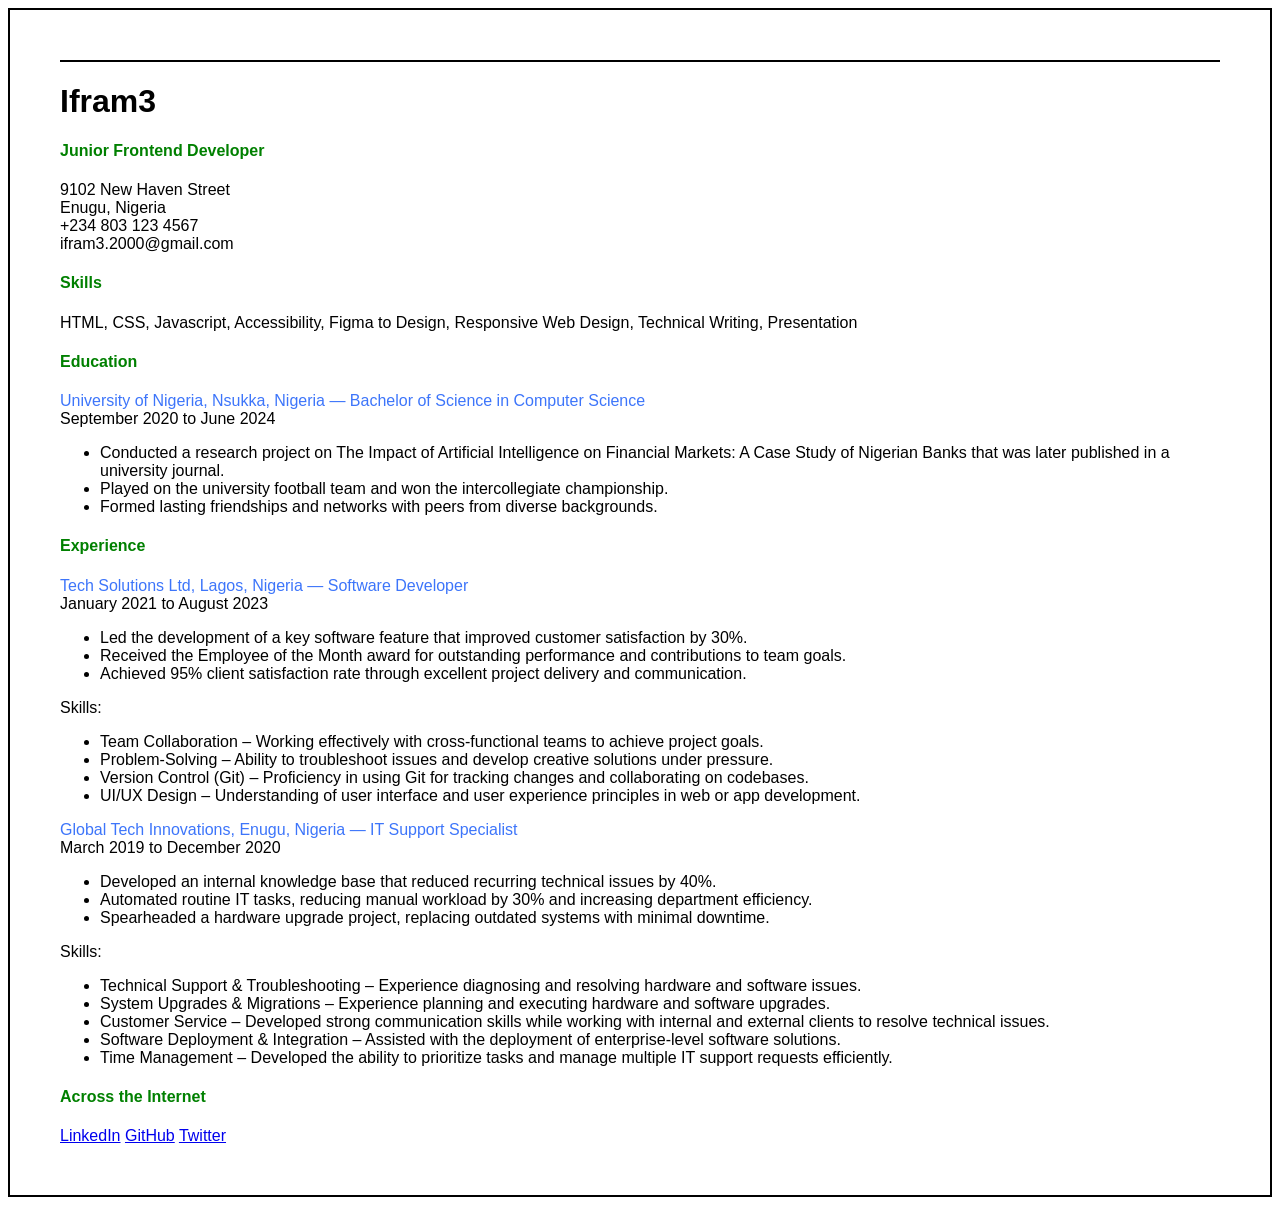
<file: Single Page CV/index.html>
<!DOCTYPE html>
<html lang="en">
<head>
    <meta charset="UTF-8">
    <meta name="viewport" content="width=device-width, initial-scale=1.0">

    <title>Ifram3 - Professional CV</title>

    <meta name="description" content=" This is a professional CV of Ifram3, a Junior Frontend Developer with expertise in HTML, CSS, Javascript, Accessibility, Figma to Design, Responsive Web Design, Technical Writing, Presentation.">
    <meta name="keywords" content="Ifram3, Junior Frontend Developer, IT industry, HTML, CSS, Javascript, Accessibility, Figma to Design, Responsive Web Design, Technical Writing, Presentation, Tech Solutions Ltd, Lagos, Nigeria — Software Developer, Global Tech Innovations, Enugu, Nigeria — IT Support Specialist, Enugu, Nigeria, +234 803 123 4567, ifram3.2000@gmail.com">
    <meta name="author" content="Ifram3">
    <meta name="robots" content="index, follow">

    <meta property="og:title" content="Ifram3 - Professional CV">
    <meta property="og:description" content="Explore the professional CV of Ifram3, a highly skilled Junior Frontend Developer.">
    <meta property="og:url" content="https://ifram3.github.io/Single-Page-CV/">
    <meta property="og:image" content="images/Ifram3.jpg">
    <meta property="og:type" content="website">

    <link rel="icon" type="image/x-icon" href="images/Ifram3.jpg">

</head>
<style>
    body {
        border: 0.125em solid black;
        font-size: 100%;
    }

    div {
        border-top: 0.125em solid #000000;
        margin: 50px;
        font-family: Arial, Helvetica, sans-serif;
    }

    h4 {
        color: #008000;
    }

</style>

<body>
    
    <div>
        <header>
            <h1>Ifram3</h1>
        </header>

        <main>
            <h4>Junior Frontend Developer</h4>

            <p>
                9102 New Haven Street<br />
                Enugu, Nigeria<br />
                +234 803 123 4567<br />
                ifram3.2000@gmail.com
            </p>

            <h4>Skills</h4>

            <p>
                HTML, CSS, Javascript, Accessibility, Figma to Design, Responsive Web Design, Technical Writing, Presentation
            </p>

            <h4>Education</h4>

            <p>
                <span style="color:#014bf8c3">
                    University of Nigeria, Nsukka, Nigeria — Bachelor of Science in Computer Science
                </span><br />
                September 2020 to June 2024
            </p>

            <ul>
                <li>Conducted a research project on The Impact of Artificial Intelligence on Financial Markets: A Case Study of Nigerian Banks that was later published in a university journal.</li>
                <li>Played on the university football team and won the intercollegiate championship.</li>
                <li>Formed lasting friendships and networks with peers from diverse backgrounds.</li>
            </ul>

            <h4>Experience</h4>

            <p>
                <span style="color:#014bf8c3">
                    Tech Solutions Ltd, Lagos, Nigeria — Software Developer
                </span><br />
                January 2021 to August 2023
            </p>

            <ul>
                <li>Led the development of a key software feature that improved customer satisfaction by 30%.</li>
                <li>Received the Employee of the Month award for outstanding performance and contributions to team goals.</li>
                <li>Achieved 95% client satisfaction rate through excellent project delivery and communication.</li>
            </ul>

            <p>Skills:</p>  

            <ul>
                <li>Team Collaboration – Working effectively with cross-functional teams to achieve project goals.</li>
                <li>Problem-Solving – Ability to troubleshoot issues and develop creative solutions under pressure.</li>
                <li>Version Control (Git) – Proficiency in using Git for tracking changes and collaborating on codebases.</li>
                <li>UI/UX Design – Understanding of user interface and user experience principles in web or app development.</li>
            </ul>

            <p>
                <span style="color:#014bf8c3">
                    Global Tech Innovations, Enugu, Nigeria — IT Support Specialist 
                </span><br />
                March 2019 to December 2020
            </p>

            <ul>
                <li>Developed an internal knowledge base that reduced recurring technical issues by 40%.</li>
                <li>Automated routine IT tasks, reducing manual workload by 30% and increasing department efficiency.</li>
                <li>Spearheaded a hardware upgrade project, replacing outdated systems with minimal downtime.</li>
            </ul>

            <p>Skills:</p>

            <ul>
                <li>Technical Support & Troubleshooting – Experience diagnosing and resolving hardware and software issues.</li>
                <li>System Upgrades & Migrations – Experience planning and executing hardware and software upgrades.</li>
                <li>Customer Service – Developed strong communication skills while working with internal and external clients to resolve technical issues.</li>
                <li>Software Deployment & Integration – Assisted with the deployment of enterprise-level software solutions.</li>
                <li>Time Management – Developed the ability to prioritize tasks and manage multiple IT support requests efficiently.</li>
            </ul>

            <h4>Across the Internet</h4>
        </main>

        <footer>
            <p>
                <a href="linkedin.com/in/Ifram3" target="_blank">LinkedIn</a>
                <a href="https://github.com/Ifram3" target="_blank">GitHub</a>
                <a href="twitter.com/Ifram3" target="_blank">Twitter</a>
            </p>
        </footer>
        
    </div>
    
</body>
</html
</file>
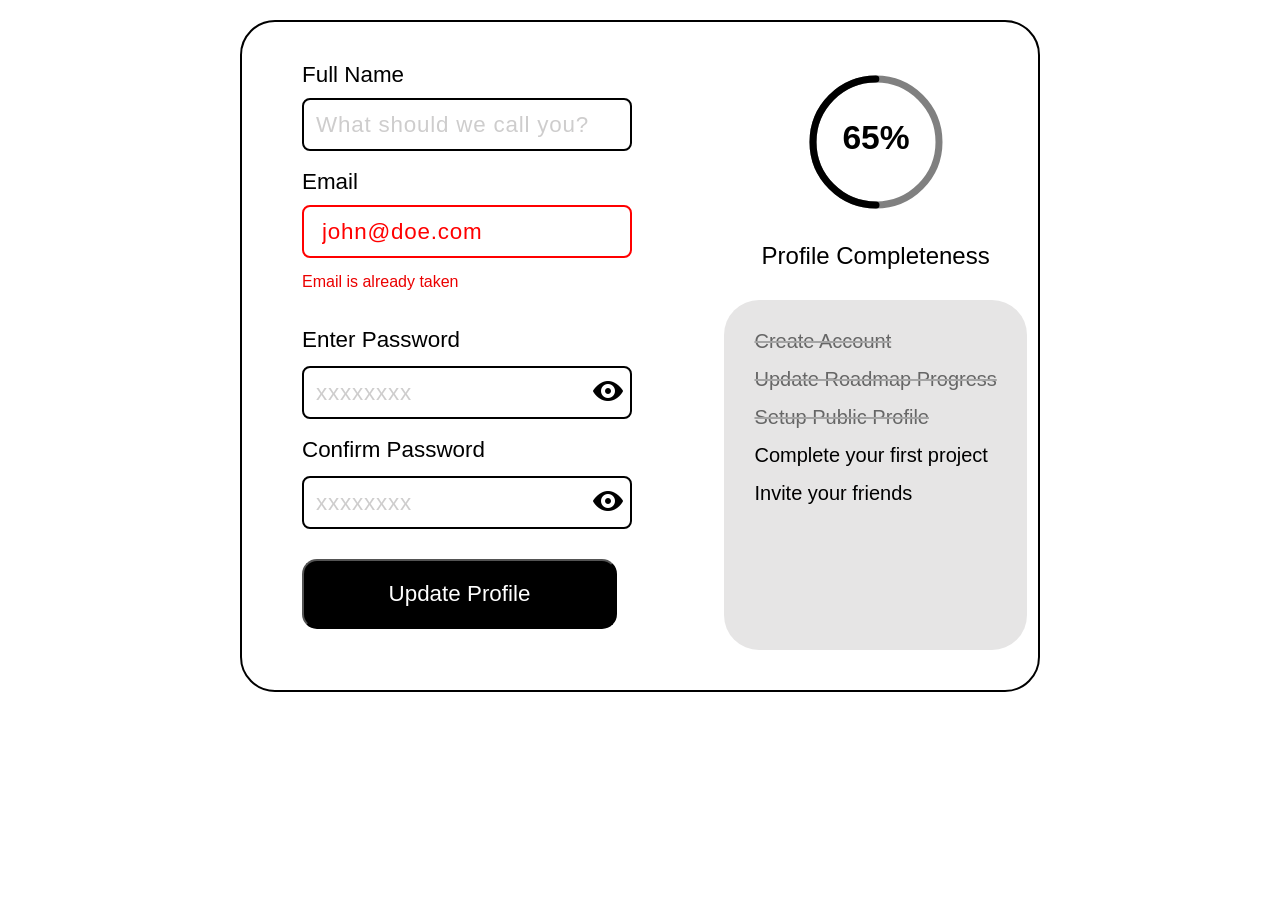
<file: Frontend Projects/Accessible Form UI/index.html>
<!DOCTYPE html>
<html lang="en-US">
<head>
    <meta charset="UTF-8">
    <meta name="viewport" content="width=device-width, initial-scale=1.0">
    <title>Accessible Form UI</title>
    <link rel="stylesheet" href="style.css" type="text/css">
</head>
<body>
    <main class="container">
        <section class="form-section">
            <form action="">
                <label for="name" tabindex="0">Full Name</label> <br>
                <input type="text" id="name" class="input-field" placeholder="What should we call you?" required aria-invalid="false" autocomplete="on"> <br>
                
                <label for="email" class="email-label" tabindex="0">Email</label> <br>
                <input type="email" id="email" class="input-field email-error" placeholder="john@doe.com" required aria-invalid="false" autocomplete="on">
                <p tabindex="0">Email is already taken</p> <br><br>  

                <label for="password" tabindex="0">Enter Password</label><br>
                <input type="password" id="password" class="input-field" placeholder="xxxxxxxx" required aria-invalid="false">
                <button type="button" class="toggle-password" aria-label="Show password" aria-pressed="false">
                    <img src="images/icons8-visibility-30.png" alt="">
                </button>
                <br>

                <label for="confirm-password" tabindex="0">Confirm Password</label><br>
                <input type="password" id="confirm-password" class="input-field" placeholder="xxxxxxxx" required aria-invalid="false">
                <button type="button" class="toggle-password" aria-label="Show password" aria-pressed="false">
                    <img src="images/icons8-visibility-30.png" alt="">
                </button>
                <br> 
                
                <button type="button" tabindex="0">Update Profile</button>
            </form>
        </section>

        <section class="profile-progress">
            <svg width="140" height="140" viewBox="0 0 100 100" tabindex="0">
                <circle cx="50" cy="50" r="45" stroke="grey" stroke-width="5" fill="none" />
                <circle cx="50" cy="50" r="45" stroke="black" stroke-width="5" fill="none"
                stroke-dasharray="283" stroke-dashoffset="142" stroke-linecap="round" 
                transform="rotate(90 50 50)" />

                <text x="50" y="55" text-anchor="middle" font-size="24" font-weight="bold" 
                fill="black" tabindex="0"> 65% </text>
            </svg>

            <h1 style="font-weight: 540;" tabindex="0">Profile Completeness</h1>

            <div class="progress-steps" tabindex="0">
                <ul>
                    <li id="completed-step" tabindex="0">Create Account</li>
                    <li id="completed-step" tabindex="0">Update Roadmap Progress</li>
                    <li id="completed-step" tabindex="0">Setup Public Profile</li>
                    <li tabindex="0">Complete your first project</li>
                    <li tabindex="0">Invite your friends</li>
                </ul>
            </div>
        </section>
    </main>
</body>
</html>
</file>
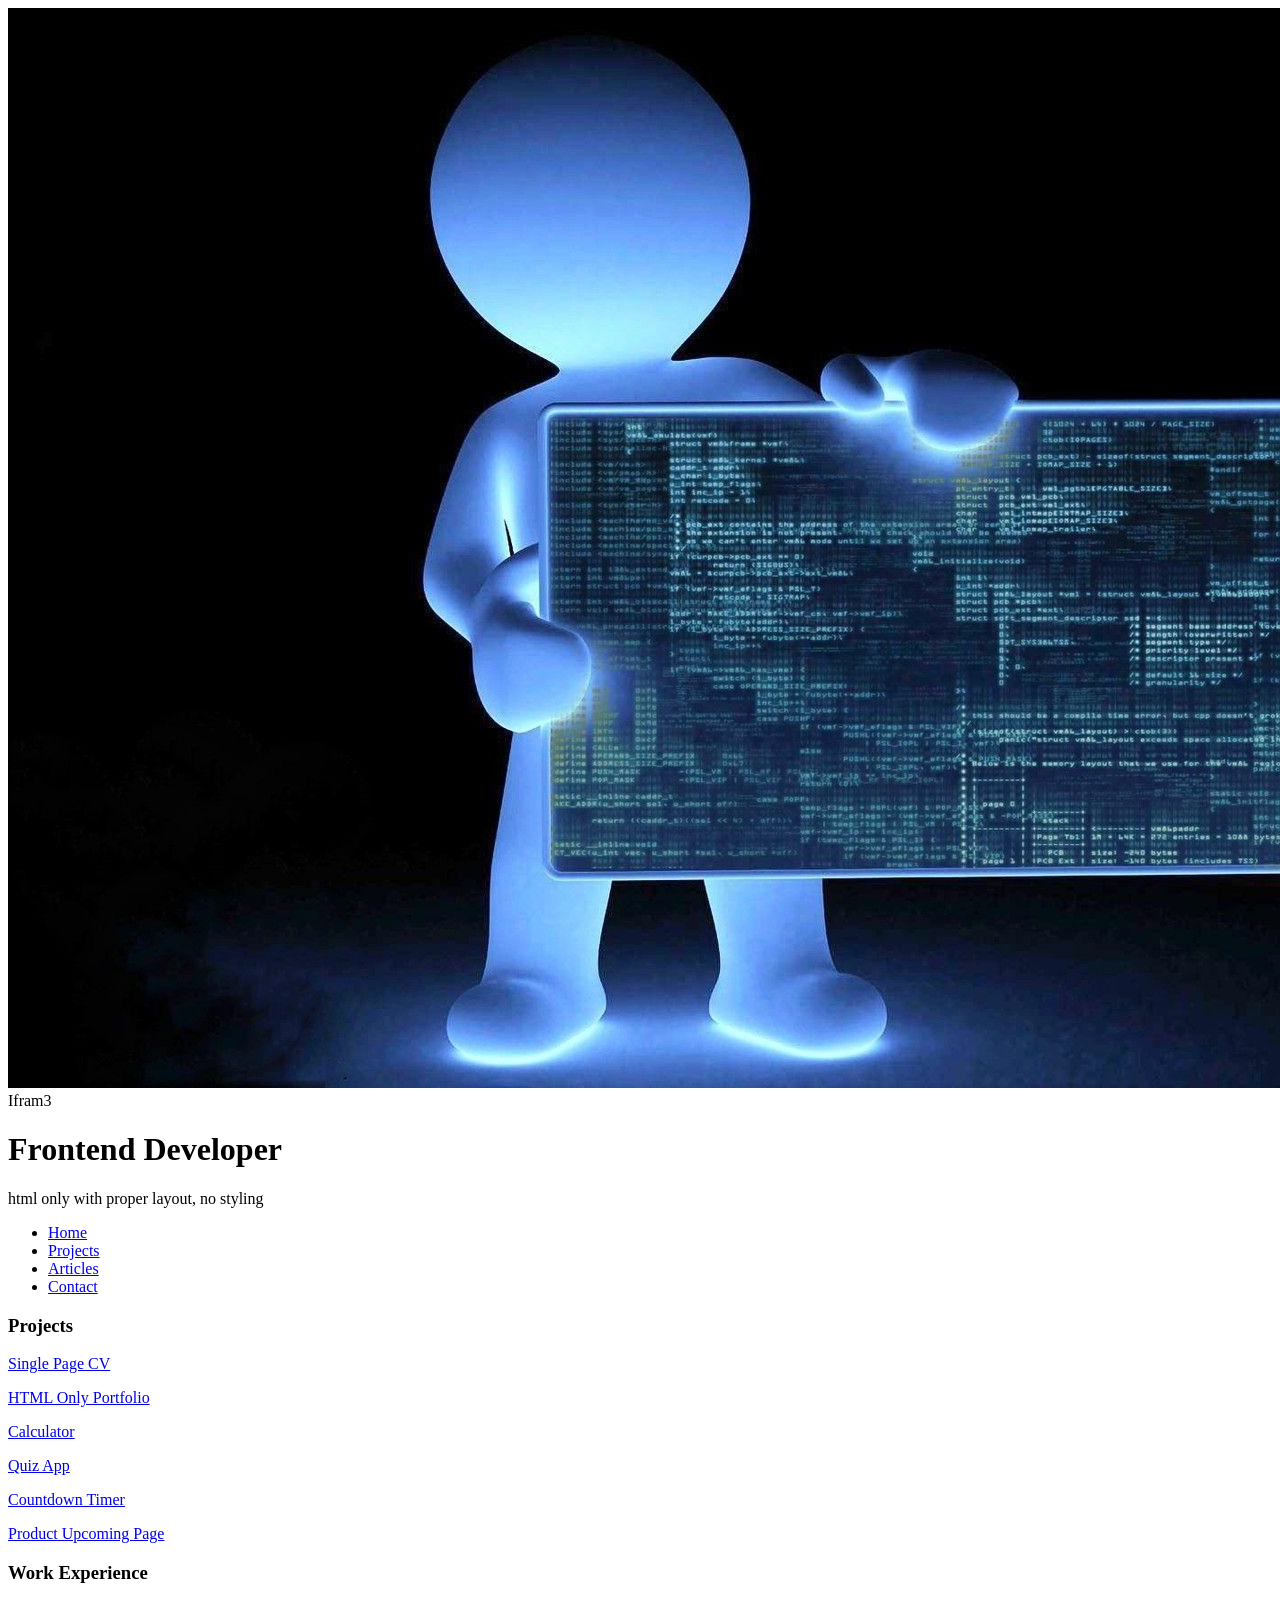
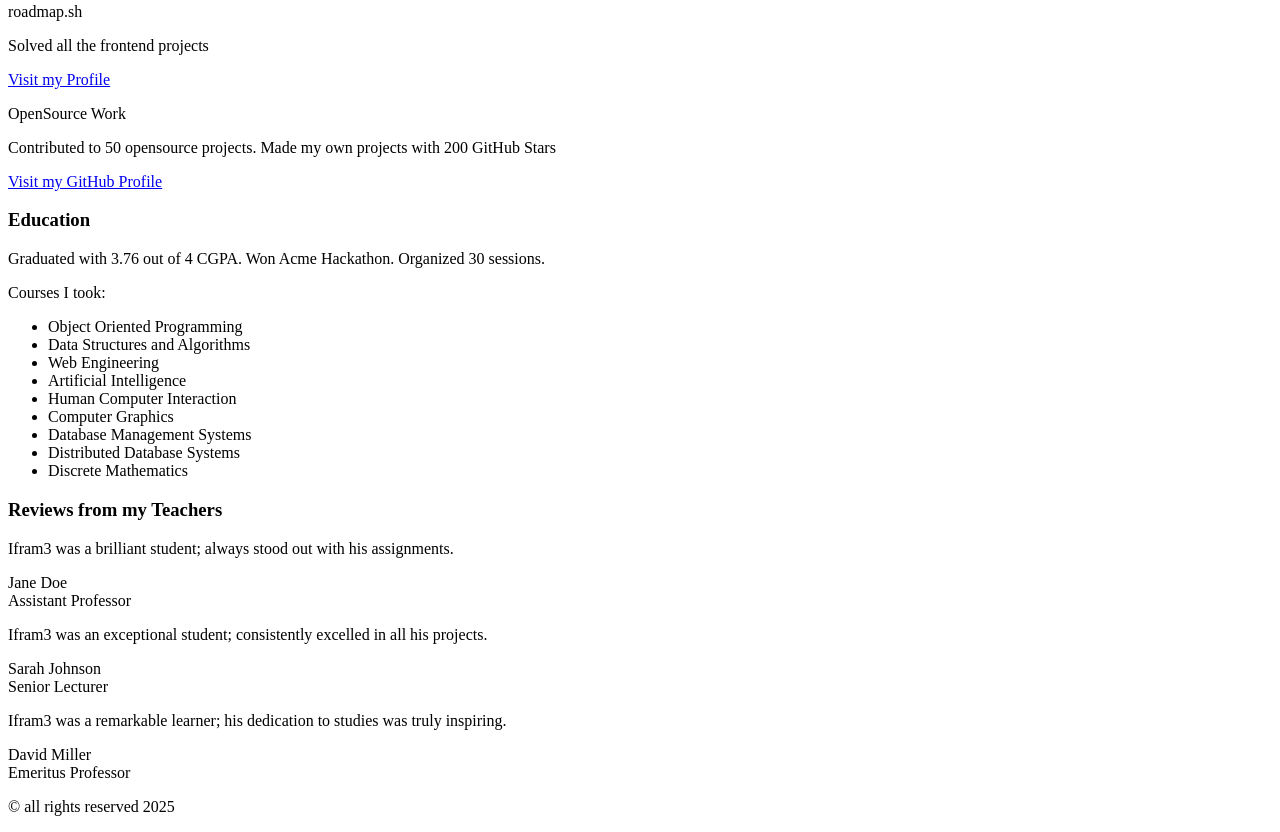
<file: Frontend Projects/Basic HTML Website/index.html>
<!DOCTYPE html>
<html lang="en">
<head>
    <meta charset="UTF-8">
    <meta name="viewport" content="width=device-width, initial-scale=1.0">
    <!-- SEO Meta Tags -->
    <meta name="keywords" content="Frontend Developer, Projects, Education, Work Experience, Portfolio, Reviews, HTML" />
    <meta name="description" content="Portfolio of Ifram3 showcasing work experience, projects, education, and teacher reviews. Explore my journey as a frontend developer." />
    <meta name="author" content="Ifram3">
    <!-- OG Meta Tags -->
    <meta property="og:title" content="Basic HTML Website | Ifram3">
    <meta property="og:type" content="Website">
    <!-- <meta property="og:url" content="https://ifram3.github.io/">
    <meta property="og:image" content="https://ifram3.github.io/images/og-image.jpg"> -->
    <meta property="og:description" content="Explore Ifram3's portfolio showcasing projects, work experience, and education. A frontend developer's journey built using HTML only">
    <!-- <meta property="og:site_name" content="Ifram3 Portfolio"> -->
    <meta property="og:locale" content="en_US">
    <title>Basic HTML Website</title>
    <link rel="shortcut icon" href="images/Ifram3.jpg" type="image/x-icon">
</head>
<body>
    <header>
        <div>
            <img src="images/Ifram3.jpg" alt="Ifram3 logo">
            <span>Ifram3</span>       
        </div>

        <div>
            <h1>Frontend Developer</h1>
            <p>html only with proper layout, no styling</p>
        </div>

        <nav>
            <ul>
                <li><a href="index.html" target="_self">Home</a></li>
                <li><a href="projects.html" target="_self">Projects</a></li>
                <li><a href="articles.html" target="_self">Articles</a></li>
                <li><a href="contact.html" target="_self">Contact</a></li>          
            </ul>
        </nav>
    </header>
    
    <main>
        <aside>
            <h3>Projects</h3>
            <nav>
                <p><a href="#">Single Page CV</a></p>
                <p><a href="#">HTML Only Portfolio</a></p>
                <p><a href="#">Calculator</a></p>
                <p><a href="#">Quiz App</a></p>
                <p><a href="#">Countdown Timer</a></p>
                <p><a href="#">Product Upcoming Page</a></p>
            </nav>
        </aside>
        
        <section>
            <h3>Work Experience</h3>

            <article>
                <p>roadmap.sh</p>
                <p>Solved all the frontend projects</p>
                <a href="https://roadmap.sh/u/ifram3" target="_blank">Visit my Profile</a> 
            </article>

                <article>
                    <p>OpenSource Work</p>
                    <p>Contributed to 50 opensource projects. Made my own projects with 200 GitHub Stars</p>
                    <a href="https://github.com/Ifram3" target="_blank">Visit my GitHub Profile</a>
                </article>
        </section>

        <section>
            <h3>Education</h3>
            <div>
                <p>Graduated with 3.76 out of 4 CGPA. Won Acme Hackathon. Organized 30 sessions.</p>
            
                <p>Courses I took:</p>

                <ul>
                    <li>Object Oriented Programming</li>
                    <li>Data Structures and Algorithms</li>
                    <li>Web Engineering</li>
                    <li>Artificial Intelligence</li>
                    <li>Human Computer Interaction</li>
                    <li>Computer Graphics</li>
                    <li>Database Management Systems</li>
                    <li>Distributed Database Systems</li>
                    <li>Discrete Mathematics</li>
                </ul>
                
            </div>
        </section>

         <section>
            <h3>Reviews from my Teachers</h3>

            <div>
                <div>
                    <p>Ifram3 was a brilliant student; always stood out with his assignments.</p>
                    <p>Jane Doe <br> Assistant Professor</p>
                </div>

                <div>
                    <p>Ifram3 was an exceptional student; consistently excelled in all his projects.</p>
                    <p>Sarah Johnson <br> Senior Lecturer</p>
                </div>

                <div>
                    <p>Ifram3 was a remarkable learner; his dedication to studies was truly inspiring.</p>
                    <p>David Miller <br> Emeritus Professor</p>
                </div>
            </div>
        </section>
    </main>

    <footer>    
        <p>&copy all rights reserved 2025</p>
    </footer>
</body>
</html>
</file>
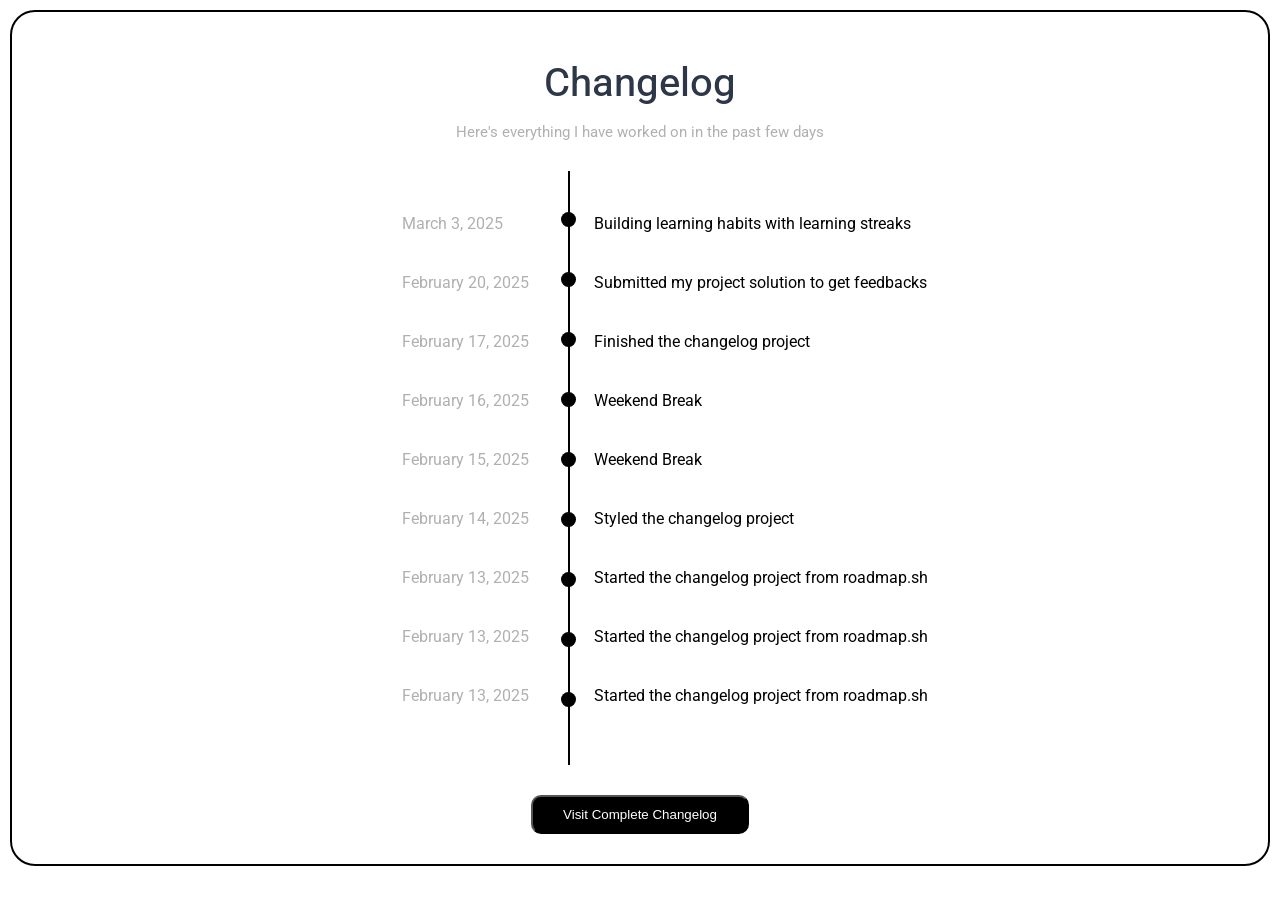
<file: Frontend Projects/Changelog Component/index.html>
<!DOCTYPE html>
<html lang="en-US">
<head>
    <meta charset="UTF-8">
    <meta name="viewport" content="width=device-width, initial-scale=1.0">
    
    <title>Changelog Component</title>
    
    <link rel="stylesheet" href="index.css" type="text/css">

    <link rel="preconnect" href="https://fonts.googleapis.com">
    <link rel="preconnect" href="https://fonts.gstatic.com" crossorigin>
    <link href="https://fonts.googleapis.com/css2?family=Roboto:ital,wght@0,100..900;1,100..900&display=swap" rel="stylesheet">
</head>
<body>
    <header class="header-content">
        <h1>Changelog</h1>
        <p>Here's everything I have worked on in the past few days</p>
    </header>

    <section class="changelog">
        <div class="timeline">
            <div class="dates">
                <p>March 3, 2025</p>
                <p>February 20, 2025</p>
                <p>February 17, 2025</p>
                <p>February 16, 2025</p>
                <p>February 15, 2025</p>
                <p>February 14, 2025</p>
                <p>February 13, 2025</p>
                <p>February 13, 2025</p>
                <p>February 13, 2025</p>
            </div>
        </div>

        <div class="progress-line">
            <div class="dot"></div>
            <div class="dot"></div>
            <div class="dot"></div>
            <div class="dot"></div>
            <div class="dot"></div>
            <div class="dot"></div>
            <div class="dot"></div>
            <div class="dot"></div>
            <div class="dot"></div>
        </div>

        <div class="events">
            <p>Building learning habits with learning streaks</p>
            <p>Submitted my project solution to get feedbacks</p>
            <p>Finished the changelog project</p>
            <p>Weekend Break</p>
            <p>Weekend Break</p>
            <p>Styled the changelog project</p>
            <p>Started the changelog project from roadmap.sh</p>
            <p>Started the changelog project from roadmap.sh</p>
            <p>Started the changelog project from roadmap.sh</p>
        </div>
    </section>
    
    <footer>
        <button>Visit Complete Changelog</button>
    </footer>
</body>
</html>
</file>
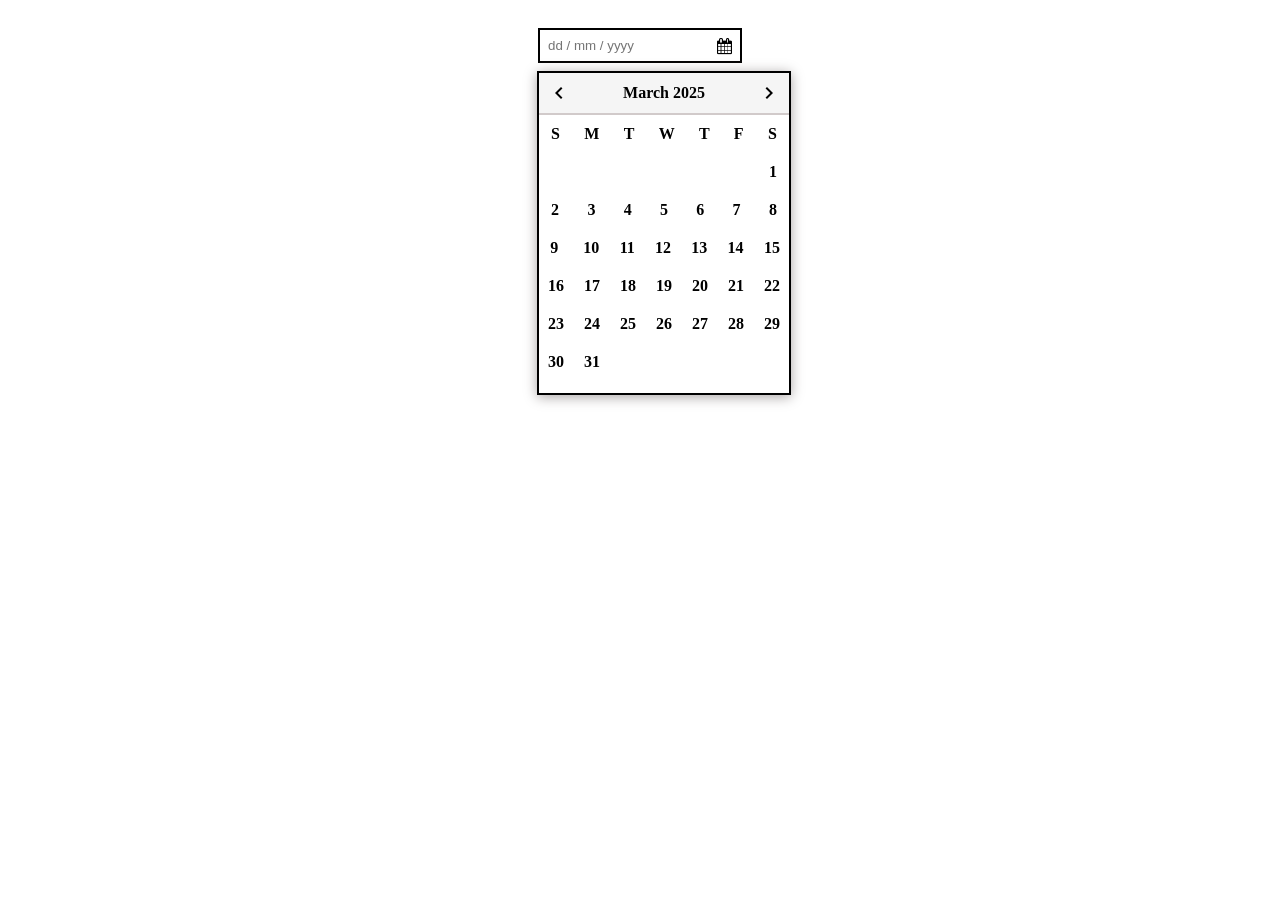
<file: Frontend Projects/Datepicker UI/index.html>
<!DOCTYPE html>
<html lang="en-US">
<head>
    <meta charset="UTF-8">
    <meta name="viewport" content="width=device-width, initial-scale=1.0">
    <title>Datepicker UI</title>

    <link rel="stylesheet" href="style.css" type="text/css">
    
    <link rel="stylesheet" href="https://cdnjs.cloudflare.com/ajax/libs/font-awesome/4.7.0/css/font-awesome.min.css">
    <link rel="stylesheet" href="https://fonts.googleapis.com/icon?family=Material+Icons">
</head>
<body>
    <div class="calender-container">
        <div class="date-input-wrapper">
            <input type="text" placeholder="dd / mm / yyyy">
            <i class="fa fa-calendar checked"></i>
        </div>

        <div class="calender">

                <div class="calender-header">
                    <span class="material-icons">chevron_left</span>
                    <span style="margin-top: 3px; font-weight: bold;">March 2025</span>
                    <span class="material-icons">chevron_right</span>
                </div>

                <div class="weekdays">
                    <div>S</div>
                    <div>M</div>
                    <div>T</div>
                    <div>W</div>
                    <div>T</div>
                    <div>F</div>
                    <div>S</div>
                </div>

                <div id="first-day">1</div>

                <div class="first-week">
                    <div>2</div>
                    <div>3</div>
                    <div>4</div>
                    <div>5</div>
                    <div>6</div>
                    <div>7</div>
                    <div>8</div>
                </div>

                <div class="second-week">
                    <div>9</div>
                    <div id="selected-day">10</div>
                    <div>11</div>
                    <div>12</div>
                    <div>13</div>
                    <div>14</div>
                    <div>15</div>
                </div>

                <div class="third-week">
                    <div>16</div>
                    <div>17</div>
                    <div>18</div>
                    <div>19</div>
                    <div>20</div>
                    <div>21</div>
                    <div>22</div>
                </div>

                <div class="third-week">
                    <div>23</div>
                    <div>24</div>
                    <div>25</div>
                    <div>26</div>
                    <div>27</div>
                    <div>28</div>
                    <div>29</div>
                </div>

                <div class="last-week">
                    <div>30</div>
                    <div>31</div>
                </div>

        </div>
    </div>
</body>
</html>
</file>
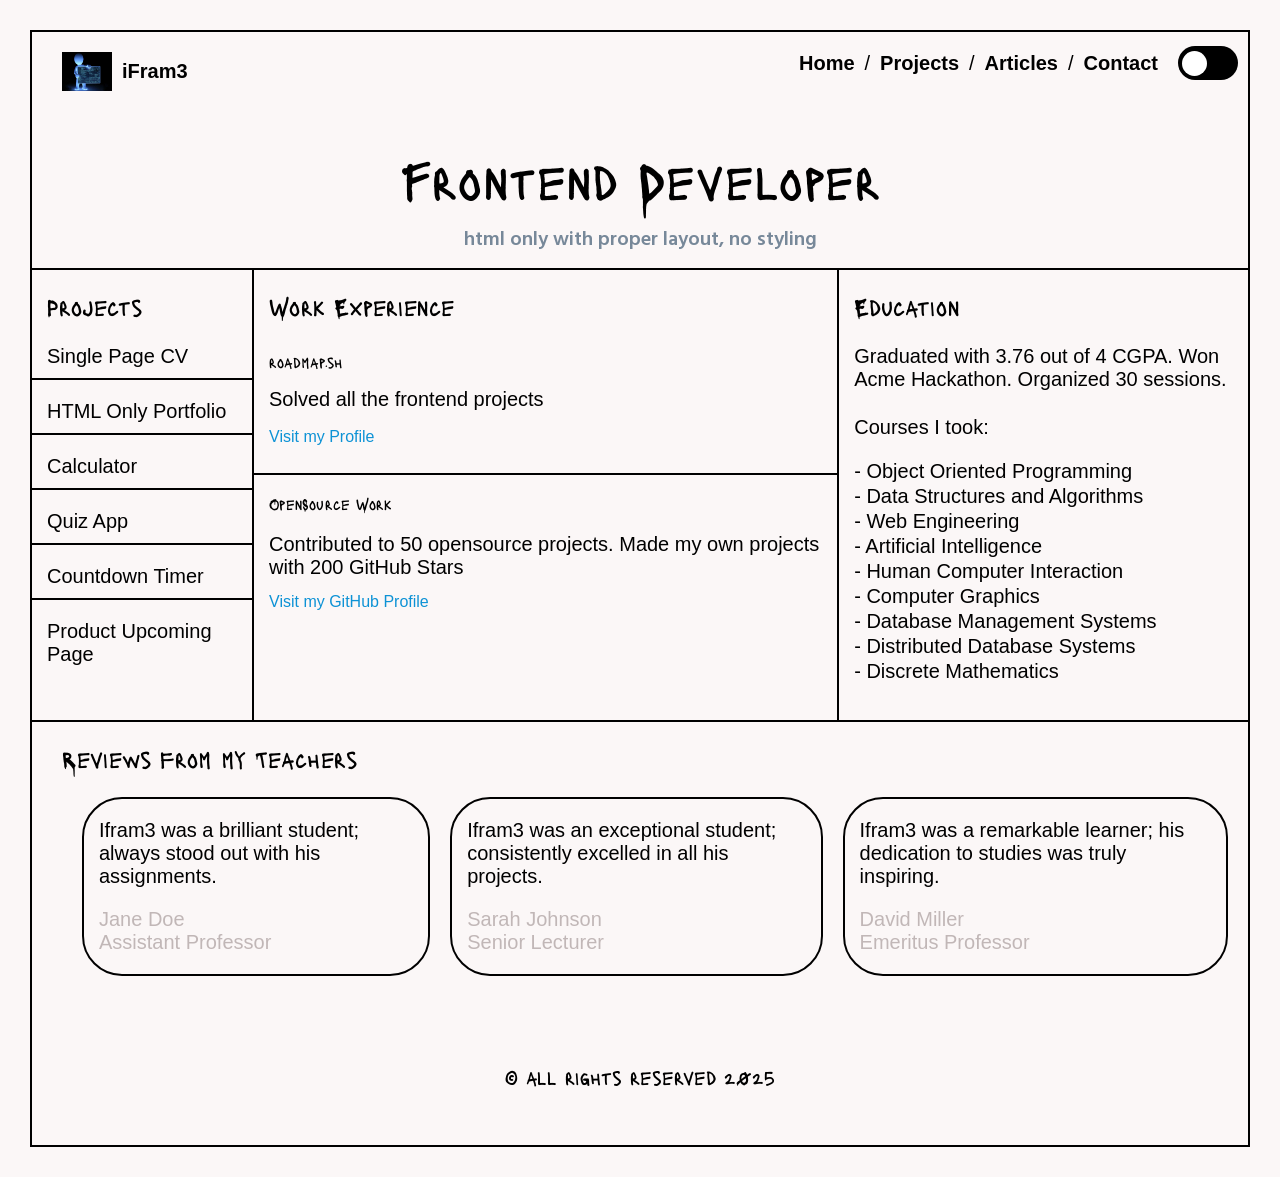
<file: Frontend Projects/Personal Portfolio/index.html>
<!DOCTYPE html>
<html lang="en-US">
<head>
    <meta charset="UTF-8">
    <meta name="viewport" content="width=device-width, initial-scale=1.0">
    <!-- SEO Meta Tags -->
    <meta name="keywords" content="Frontend Developer, Projects, Education, Work Experience, Portfolio, Reviews, HTML" />
    <meta name="description" content="Portfolio of Ifram3 showcasing work experience, projects, education, and teacher reviews. Explore my journey as a frontend developer." />
    <meta name="author" content="Ifram3">
    <!-- OG Meta Tags -->
    <meta property="og:title" content="Personal Portfolio | Ifram3">
    <meta property="og:type" content="Website">
    <!-- <meta property="og:url" content="https://ifram3.github.io/">
    <meta property="og:image" content="https://ifram3.github.io/images/og-image.jpg"> -->
    <meta property="og:description" content="Explore Ifram3's portfolio showcasing projects, work experience, and education. A frontend developer's journey built using HTML only">
    <!-- <meta property="og:site_name" content="Ifram3 Portfolio"> -->
    <meta property="og:locale" content="en_US">
    <title>Personal Portfolio</title>
    <link rel="icon" href="images/Ifram3.jpg" type="image/jpeg">
    <link rel="stylesheet" href="style.css" type="text/css">
    <!--Google Font for h1-->
    <link rel="preconnect" href="https://fonts.googleapis.com">
    <link rel="preconnect" href="https://fonts.gstatic.com" crossorigin>
    <link href="https://fonts.googleapis.com/css2?family=Lacquer&display=swap" rel="stylesheet">
    <!--Google Font for the paragraph after h1-->
    <link rel="preconnect" href="https://fonts.googleapis.com">
    <link rel="preconnect" href="https://fonts.gstatic.com" crossorigin>
    <link href="https://fonts.googleapis.com/css2?family=Hind+Mysuru:wght@300;400;500;600;700&family=Lacquer&display=swap" rel="stylesheet">
</head>
<body>
    <header>
        <div class="whenIgrowup">
            <div class="brand">
                <img src="images/Ifram3.jpg" alt="Ifram3 logo">
                <div id="span">iFram3</div>       
            </div>

            <nav>
                <ul>
                    <li><a href="index.html" target="_self">Home</a></li>
                    <li><a href="projects.html" target="_self">Projects</a></li>
                    <li><a href="articles.html" target="_self">Articles</a></li>
                    <li><a href="contact.html" target="_self">Contact</a></li>          
                </ul>

                <div class="hosanna">
                    <label for="checkbox" class="refix">
                        <input type="checkbox" id="checkbox">
                        <div class="leelee"></div>
                    </label>
                </div>

                <script src="index.js" type="text/javascript"></script>
            </nav>
        </div>

        <div class="title">
            <h1>Frontend Developer</h1>
            <p>html only with proper layout, no styling</p>
        </div>
    </header>
    
    <main>
        <div class="main-upper">
            <aside>
                <h3>Projects</h3>
                <nav>
                    <p><a href="#">Single Page CV</a></p>
                    <p><a href="#">HTML Only Portfolio</a></p>
                    <p><a href="#">Calculator</a></p>
                    <p><a href="#">Quiz App</a></p>
                    <p><a href="#">Countdown Timer</a></p>
                    <p id="product"><a href="#">Product Upcoming Page</a></p>
                </nav>
            </aside>
        
        <section class="work-experience">
            <h3>Work Experience</h3>

            <article id="roadmap">
                <p id="work">roadmap.sh</p>
                <p id="solve">Solved all the frontend projects</p>
                <a href="https://roadmap.sh/u/ifram3" target="_blank">Visit my Profile</a> 
            </article>

                <article id="opensource">
                    <p id="work">OpenSource Work</p>
                    <p id="made">Contributed to 50 opensource projects. Made my own projects with 200 GitHub Stars</p>
                    <a href="https://github.com/Ifram3" target="_blank">Visit my GitHub Profile</a>
                </article>
        </section>

        <section class="education">
            <h3>Education</h3>
            <div>
                <p>Graduated with 3.76 out of 4 CGPA. Won Acme Hackathon. Organized 30 sessions.</p>
            
                <p id="courses">Courses I took:</p>

                <ul>
                    <li>Object Oriented Programming</li>
                    <li>Data Structures and Algorithms</li>
                    <li>Web Engineering</li>
                    <li>Artificial Intelligence</li>
                    <li>Human Computer Interaction</li>
                    <li>Computer Graphics</li>
                    <li>Database Management Systems</li>
                    <li>Distributed Database Systems</li>
                    <li>Discrete Mathematics</li>
                </ul>
                
            </div>
        </section>
    </div>

         <section class="reviews">
            <h3>Reviews from my Teachers</h3>

            <div class="review">
                <div class="cementcity">
                    <p>Ifram3 was a brilliant student; always stood out with his assignments.</p>
                    <p class="staff">Jane Doe <br> Assistant Professor</p>
                </div>

                <div class="cementcity hide">
                    <p>Ifram3 was an exceptional student; consistently excelled in all his projects.</p>
                    <p class="staff">Sarah Johnson <br> Senior Lecturer</p>
                </div>

                <div class="cementcity hide">
                    <p>Ifram3 was a remarkable learner; his dedication to studies was truly inspiring.</p>
                    <p class="staff">David Miller <br> Emeritus Professor</p>
                </div>
            </div>
        </section>
    </main>

    <footer>    
        <p>&copy all rights reserved 2025</p>
    </footer>
</body>
</html>
</file>
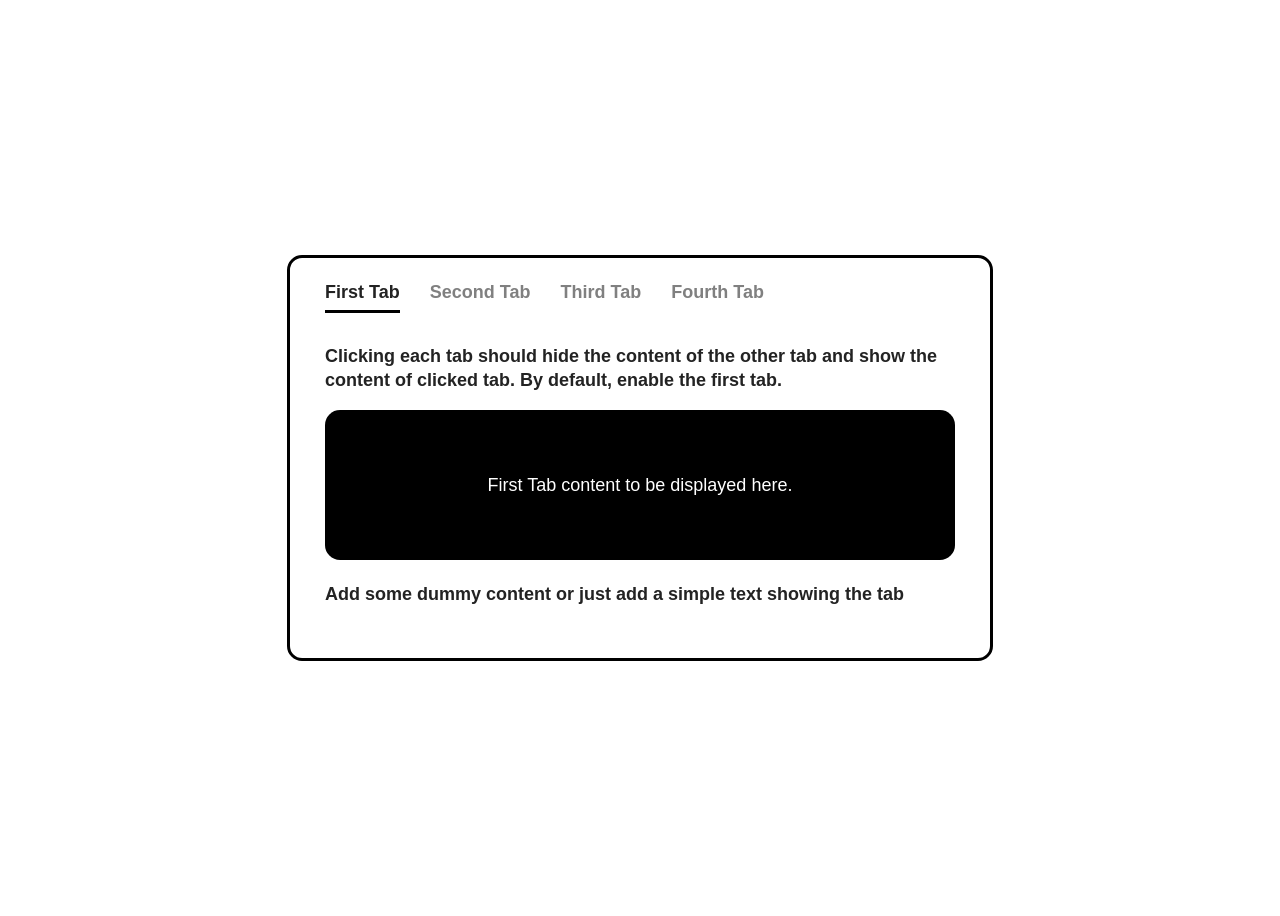
<file: Frontend Projects/Simple Tabs/index.html>
<!DOCTYPE html>
<html lang="en">
    <head>
        <meta charset="UTF-8">
        <meta name="viewport" content="width=device-width, initial-scale=1.0">

        <title>Simple Tabs</title>

        <link rel="stylesheet" href="style.css" type="text/css">
    </head>
    <body>
        <main class="container">
            <section>
                <nav>
                    <ul>
                        <li class="tab first active">First Tab</li> 
                        <li class="tab second active">Second Tab</li>
                        <li class="tab third active">Third Tab</li>
                        <li class="tab fourth active">Fourth Tab</li>
                    </ul>
                </nav>

                <p>Clicking each tab should hide the content of the other tab and show the content of clicked tab. By default, enable the first tab.</p>

                <article>
                    <p class="first-content tab-content">First Tab content to be displayed here.</p>
                    <p class="second-content tab-content">Content for the second tab will appear in this area.</p>
                    <p class="third-content tab-content">This is where the third tab's content shows up.</p>
                    <p class="fourth-content tab-content">The content of the 4th tab goes here.</p>
                </article>

                <p>Add some dummy content or just add a simple text showing the tab</p>
            </section>
        </main>

        <script src="script.js"></script>
    </body>
</html>
</file>
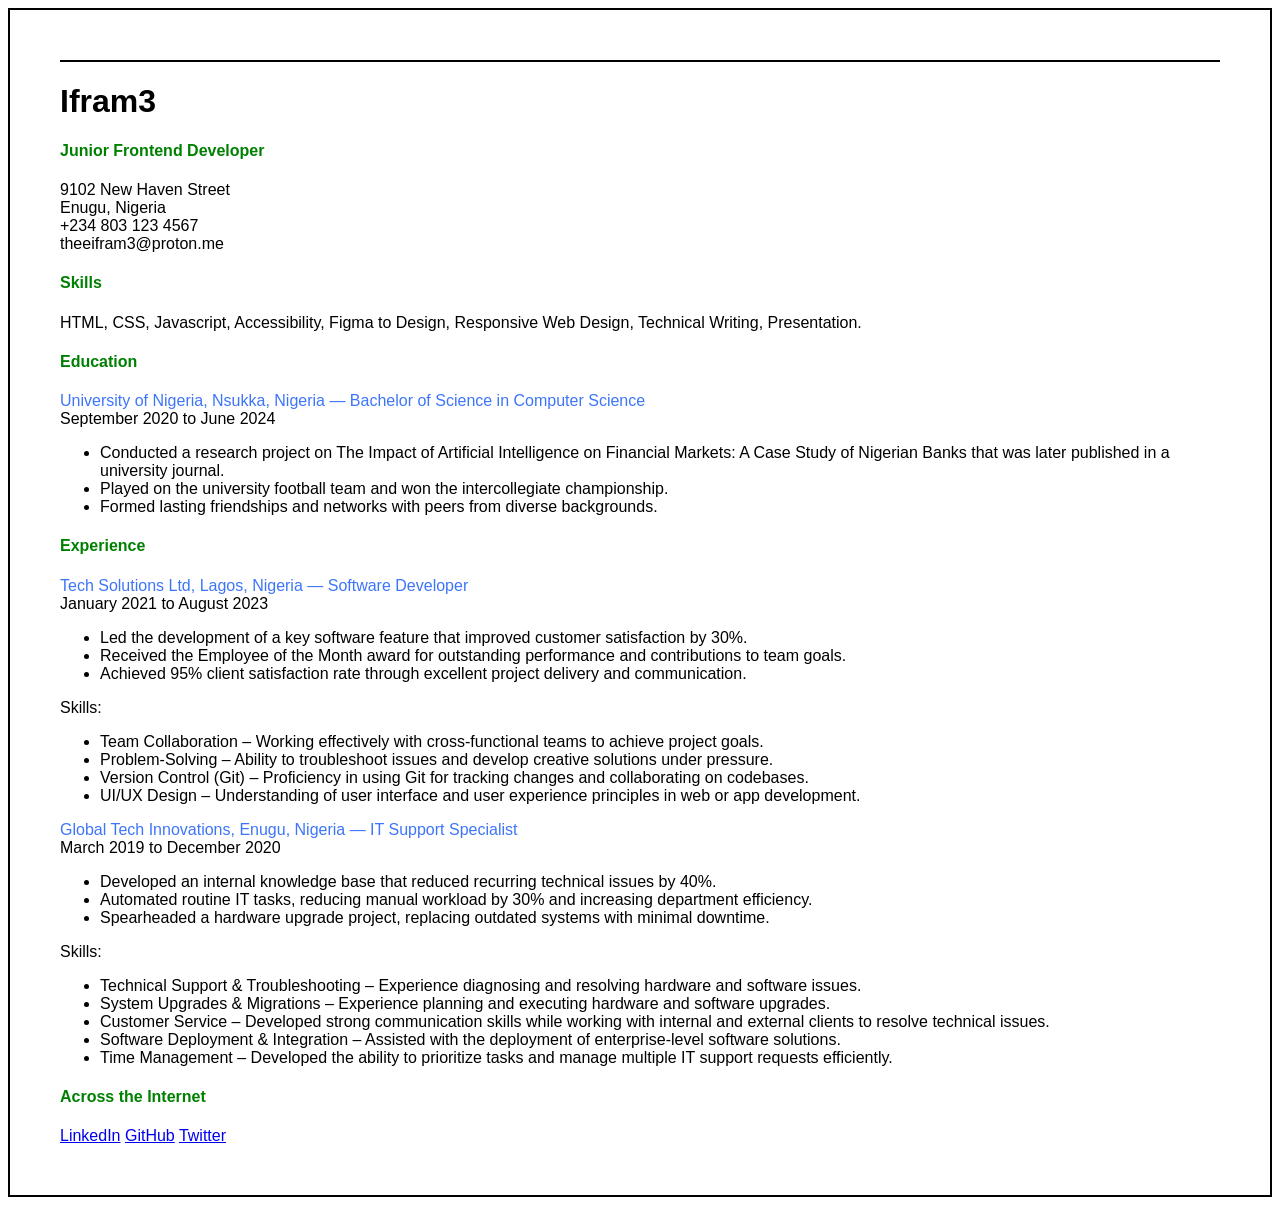
<file: Frontend Projects/Single Page CV/index.html>
<!DOCTYPE html>
<html lang="en">
<head>
    <meta charset="UTF-8">
    <meta name="viewport" content="width=device-width, initial-scale=1.0">

    <title>Ifram3 - Professional CV</title>

    <meta name="description" content="This is a professional CV of Ifram3, a Junior Frontend Developer with expertise in HTML, CSS, Javascript, Accessibility, Figma to Design, Responsive Web Design, Technical Writing, Presentation.">
    <meta name="keywords" content="Ifram3, Junior Frontend Developer, IT industry, HTML, CSS, Javascript, Accessibility, Figma to Design, Responsive Web Design, Technical Writing, Presentation, Tech Solutions Ltd, Lagos, Nigeria — Software Developer, Global Tech Innovations, Enugu, Nigeria — IT Support Specialist, Enugu, Nigeria, +234 803 123 4567, theeifram3@proton.me">
    <meta name="author" content="Ifram3">
    <!-- <meta name="robots" content="index, follow"> -->

    <meta property="og:title" content="Ifram3 - Professional CV">
    <meta property="og:description" content="Explore the professional CV of Ifram3, a highly skilled Junior Frontend Developer.">
    <!-- <meta property="og:url" content="https://ifram3.github.io/Single-Page-CV/"> -->
    <meta property="og:image" content="images/Ifram3.jpg">
    <meta property="og:type" content="website">

    <link rel="icon" type="image/x-icon" href="images/Ifram3.jpg">
</head>
<style>
    body {
        border: 0.125em solid black;
    }

    div {
        border-top: 0.125em solid #000000;
        margin: 50px;
        font-family: Arial, Helvetica, sans-serif;
    }

    h4 {
        color: #008000;
    }

    span {
        color: #014bf8c3;
    }
</style>
<body>
    <div>
        <header>
            <h1>Ifram3</h1>
        </header>

        <main>
            <h4>Junior Frontend Developer</h4>
            <p>
                9102 New Haven Street<br />
                Enugu, Nigeria<br />
                +234 803 123 4567<br />
                theeifram3@proton.me
            </p>

            <h4>Skills</h4>
            <p>HTML, CSS, Javascript, Accessibility, Figma to Design, Responsive Web Design, Technical Writing, Presentation.</p>

            <h4>Education</h4>
            <p>
                <span>University of Nigeria, Nsukka, Nigeria — Bachelor of Science in Computer Science</span><br />
                September 2020 to June 2024
            </p>
            <ul>
                <li>Conducted a research project on The Impact of Artificial Intelligence on Financial Markets: A Case Study of Nigerian Banks that was later published in a university journal.</li>
                <li>Played on the university football team and won the intercollegiate championship.</li>
                <li>Formed lasting friendships and networks with peers from diverse backgrounds.</li>
            </ul>

            <h4>Experience</h4>
            <p>
                <span>Tech Solutions Ltd, Lagos, Nigeria — Software Developer</span><br />
                January 2021 to August 2023
            </p>
            <ul>
                <li>Led the development of a key software feature that improved customer satisfaction by 30%.</li>
                <li>Received the Employee of the Month award for outstanding performance and contributions to team goals.</li>
                <li>Achieved 95% client satisfaction rate through excellent project delivery and communication.</li>
            </ul>

            <p>Skills:</p>  
            <ul>
                <li>Team Collaboration – Working effectively with cross-functional teams to achieve project goals.</li>
                <li>Problem-Solving – Ability to troubleshoot issues and develop creative solutions under pressure.</li>
                <li>Version Control (Git) – Proficiency in using Git for tracking changes and collaborating on codebases.</li>
                <li>UI/UX Design – Understanding of user interface and user experience principles in web or app development.</li>
            </ul>

            <p>
                <span>Global Tech Innovations, Enugu, Nigeria — IT Support Specialist</span><br />
                March 2019 to December 2020
            </p>
            <ul>
                <li>Developed an internal knowledge base that reduced recurring technical issues by 40%.</li>
                <li>Automated routine IT tasks, reducing manual workload by 30% and increasing department efficiency.</li>
                <li>Spearheaded a hardware upgrade project, replacing outdated systems with minimal downtime.</li>
            </ul>

            <p>Skills:</p>
            <ul>
                <li>Technical Support & Troubleshooting – Experience diagnosing and resolving hardware and software issues.</li>
                <li>System Upgrades & Migrations – Experience planning and executing hardware and software upgrades.</li>
                <li>Customer Service – Developed strong communication skills while working with internal and external clients to resolve technical issues.</li>
                <li>Software Deployment & Integration – Assisted with the deployment of enterprise-level software solutions.</li>
                <li>Time Management – Developed the ability to prioritize tasks and manage multiple IT support requests efficiently.</li>
            </ul>

            <h4>Across the Internet</h4>
        </main>

        <footer>
            <p>
                <a href="linkedin.com/in/Ifram3" target="_blank">LinkedIn</a>
                <a href="https://github.com/Ifram3" target="_blank">GitHub</a>
                <a href="twitter.com/Ifram3" target="_blank">Twitter</a>
            </p>
        </footer>
    </div>
</body>
</html
</file>
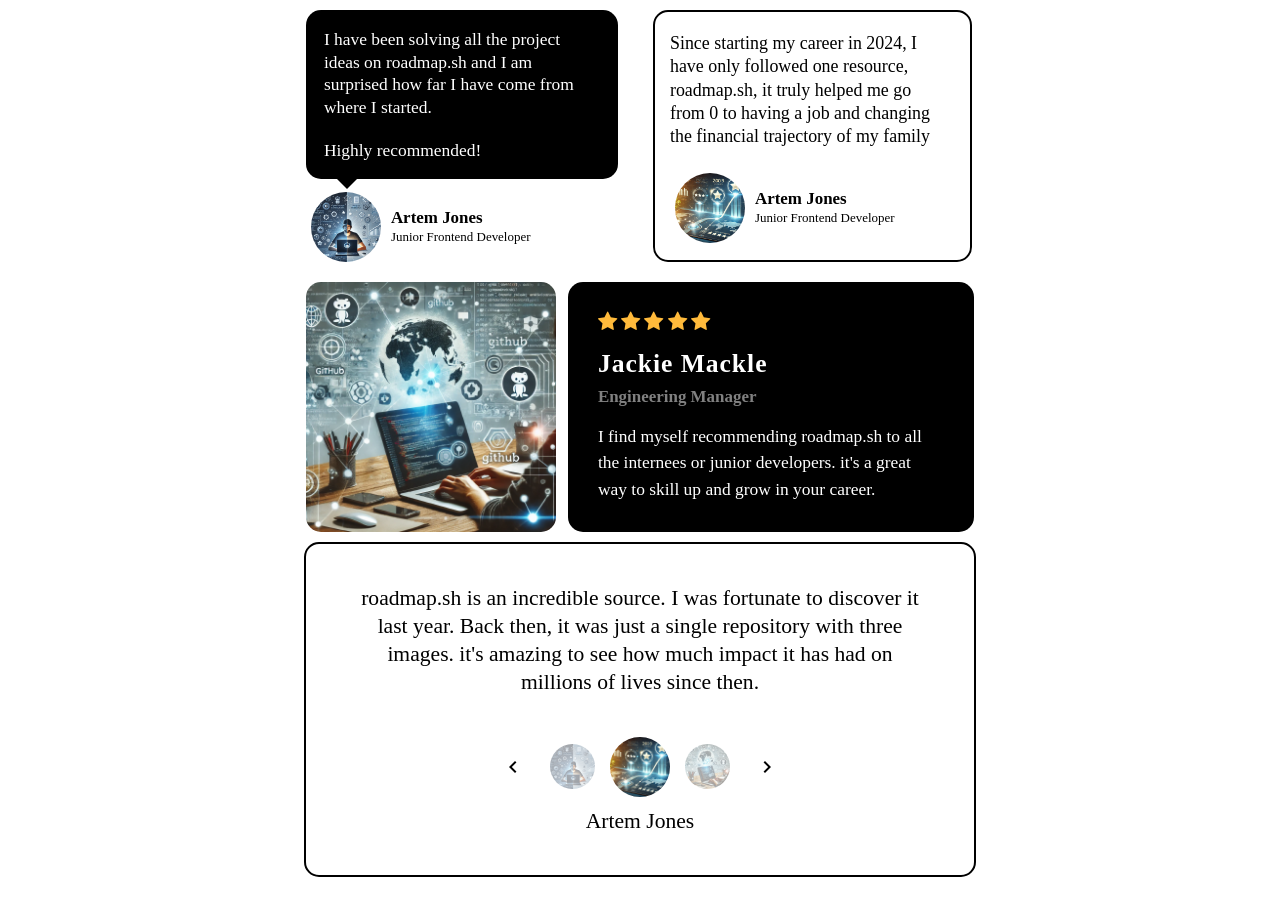
<file: Frontend Projects/Testimonial Cards/index.html>
<!DOCTYPE html>
<html lang="en-US">
<head>
    <meta charset="UTF-8">
    <meta name="viewport" content="width=device-width, initial-scale=1.0">
    <title>Testimonial Cards</title>

    <link rel="stylesheet" href="style.css" type="text/css">
    <link rel="stylesheet" href="https://cdnjs.cloudflare.com/ajax/libs/font-awesome/4.7.0/css/font-awesome.min.css">
    <link rel="stylesheet" href="https://fonts.googleapis.com/icon?family=Material+Icons">
</head>
<body>
    <main>
        <section class="testimonial-section">
            <aside class="testimonial-card">
                <div class="testimonial-content">
                    <p>I have been solving all the project ideas on roadmap.sh
                    and I am surprised how far I have come from where I started.
                    </p>
                    <p id="testimonial-highlight">Highly recommended!</p>
                </div>

                <div class="testimonial-author">
                    <img src="images/DALL·E 2024-11-26 10.10.36 .webp" alt="Artem Jones" width="70">
                    <div>
                        <h4>Artem Jones</p>
                        <p>Junior Frontend Developer</p>
                    </div>
                </div>
            </aside>

            <aside class="testimonial-chat">
                <p>Since starting my career in 2024, I have only followed one
                resource, roadmap.sh, it truly helped me go from 0 to having a
                job and changing the financial trajectory of my family</p>

                <div class="testimonial-author" style="margin-top: 15px;">
                    <img src="images/DALL·E 2024-11-26 10.11.47.webp" alt="Artem Jones" width="70">
                    <div>
                        <h4>Artem Jones</h4>
                        <p>Junior Frontend Developer</p>
                    </div>
                </div>
            </aside>
        </section>

        <section class="testimonial-section star-review">
            <img src="images/DALL·E 2024-11-26 10.11.55.webp" alt="Jackie Mackle" width="250" height="250" class="reviewer-image">
           
            <div class="review-stars">
                <!-- new knowledge -->
                <span class="fa fa-star checked"></span>
                <span class="fa fa-star checked"></span>
                <span class="fa fa-star checked"></span>
                <span class="fa fa-star checked"></span>
                <span class="fa fa-star checked"></span>
                <h3>Jackie Mackle</h3>
                <h5>Engineering Manager</h5>
                <p>I find myself recommending roadmap.sh to all the internees
                or junior developers. it's a great way to skill up and grow 
                in your career.
                </p>
            </div>

        </section>

        <section class="testimonial-carousel">
            <p>roadmap.sh is an incredible source. I was fortunate to discover 
            it last year. Back then, it was just a single repository with three 
            images. it's amazing to see how much impact it has had  on millions
            of lives since then.</p>

            <div class="carousel-controls">
                <span class="material-icons" style="margin-right: 10px;">chevron_left</span>
                <img src="images/DALL·E 2024-11-26 10.10.36 .webp" alt="Artem Jones" width="45" height="45" class="carousel-image">
                <img src="images/DALL·E 2024-11-26 10.11.47.webp" alt="Reviewer Image" width="60">
                <img src="images/DALL·E 2024-11-26 10.11.55.webp" alt="Reviewer Image" width="45" height="45" class="carousel-image">
                <span class="material-icons" style="margin-left: 10px;">chevron_right</span>
            </div>
            
            <p>Artem Jones</p>
        </section>
    </main>
</body>
</html>
</file>
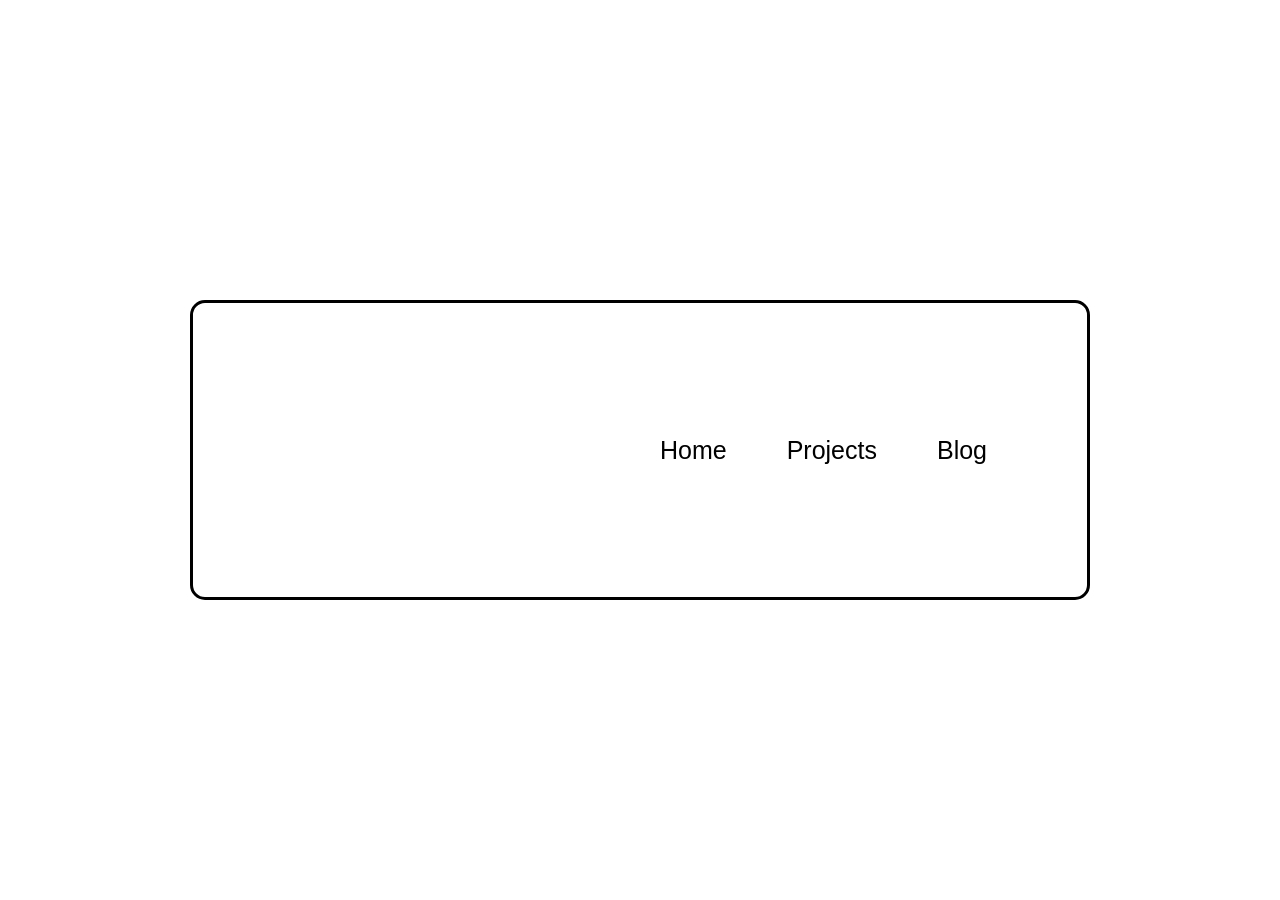
<file: Frontend Projects/Tooltip UI/index.html>
<!DOCTYPE html>
<html lang="en">
<head>
    <meta charset="UTF-8">
    <meta name="viewport" content="width=device-width, initial-scale=1.0">
    <title>Tooltip UI</title>
    <link rel="stylesheet" href="style.css" type="text/css">
</head>
<body>
    <main class="main">
        <nav class="nav">
            <ul>
                <li>Home 
                    <span class="tooltip" id="tooltip1">Navigate to home page<span>
                </li>
                <li>Projects
                    <span class="tooltip" id="tooltip2">Here is everything I have built</span>
                </li>
                <li>Blog
                    <span class="tooltip" id="tooltip3">Check out our blog</span>
                </li>
            </ul>
        </nav>
    </main> 
</body>
</html>
</file>
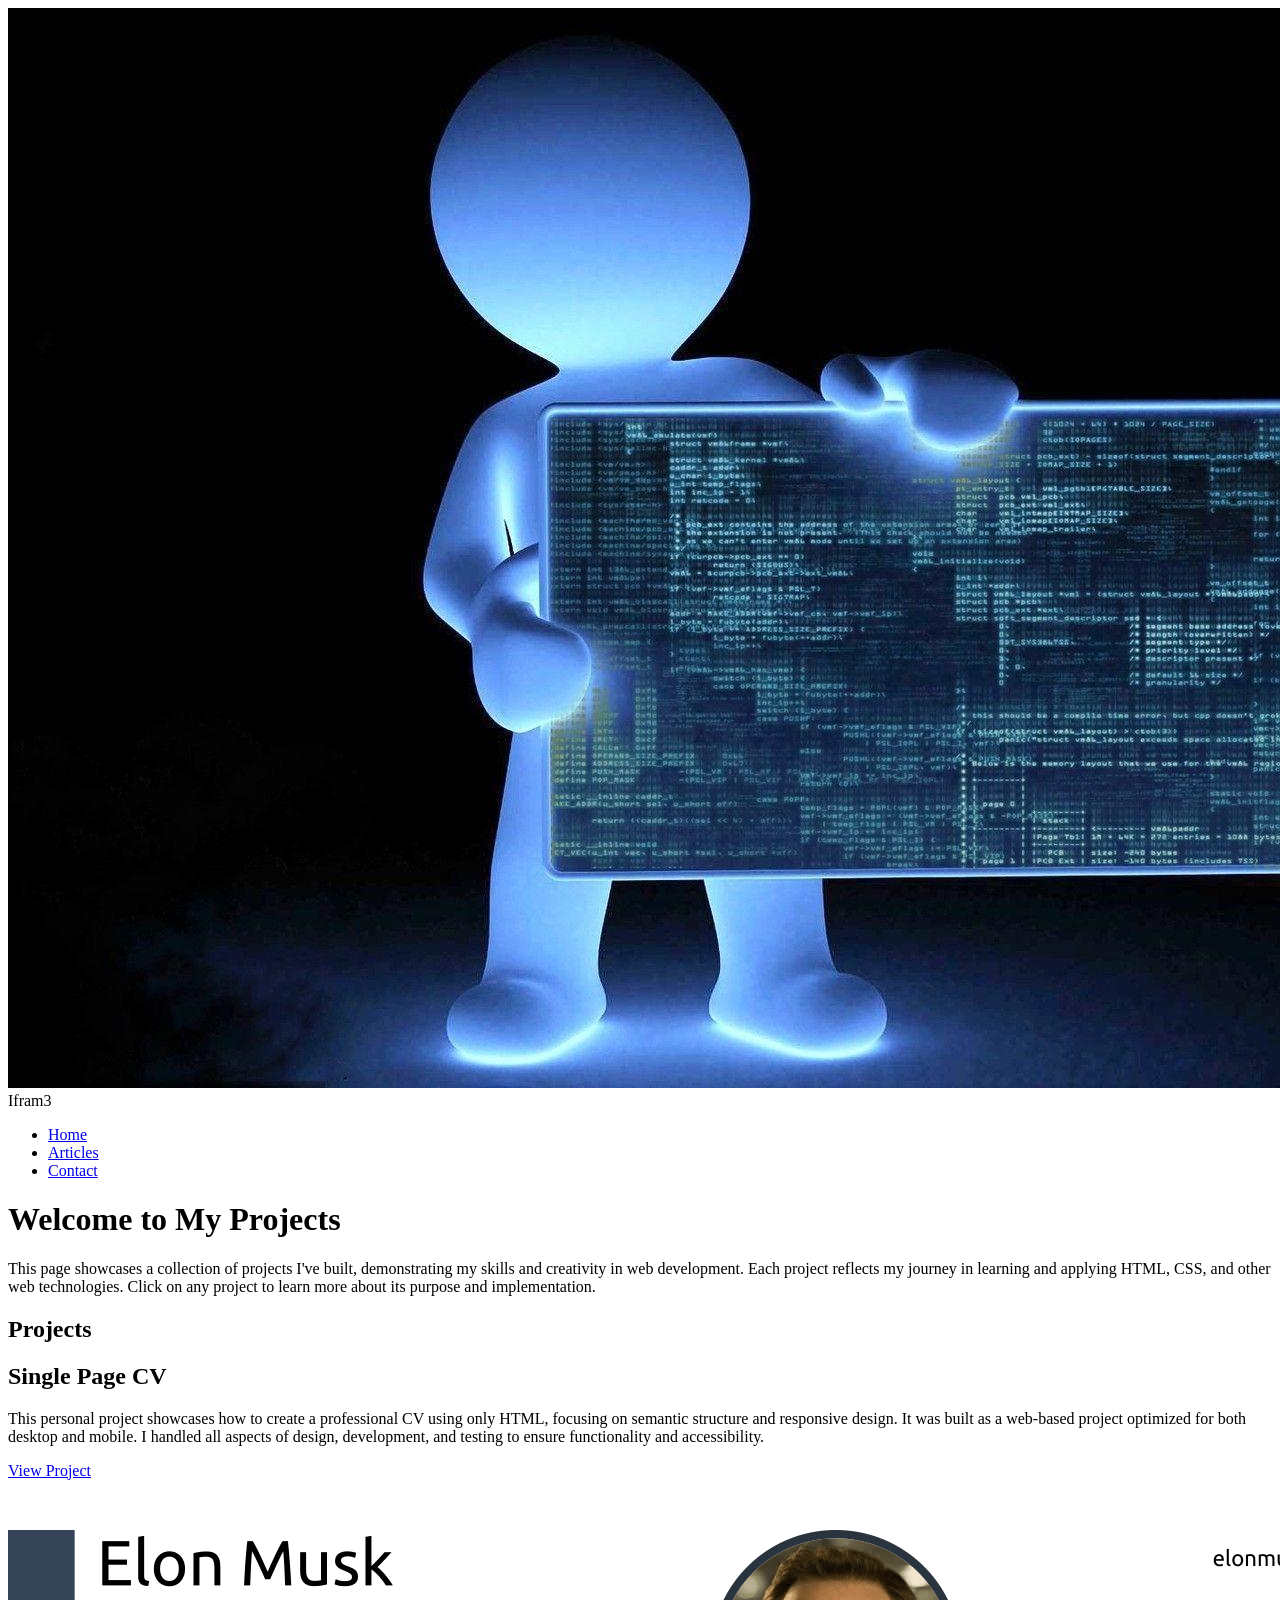
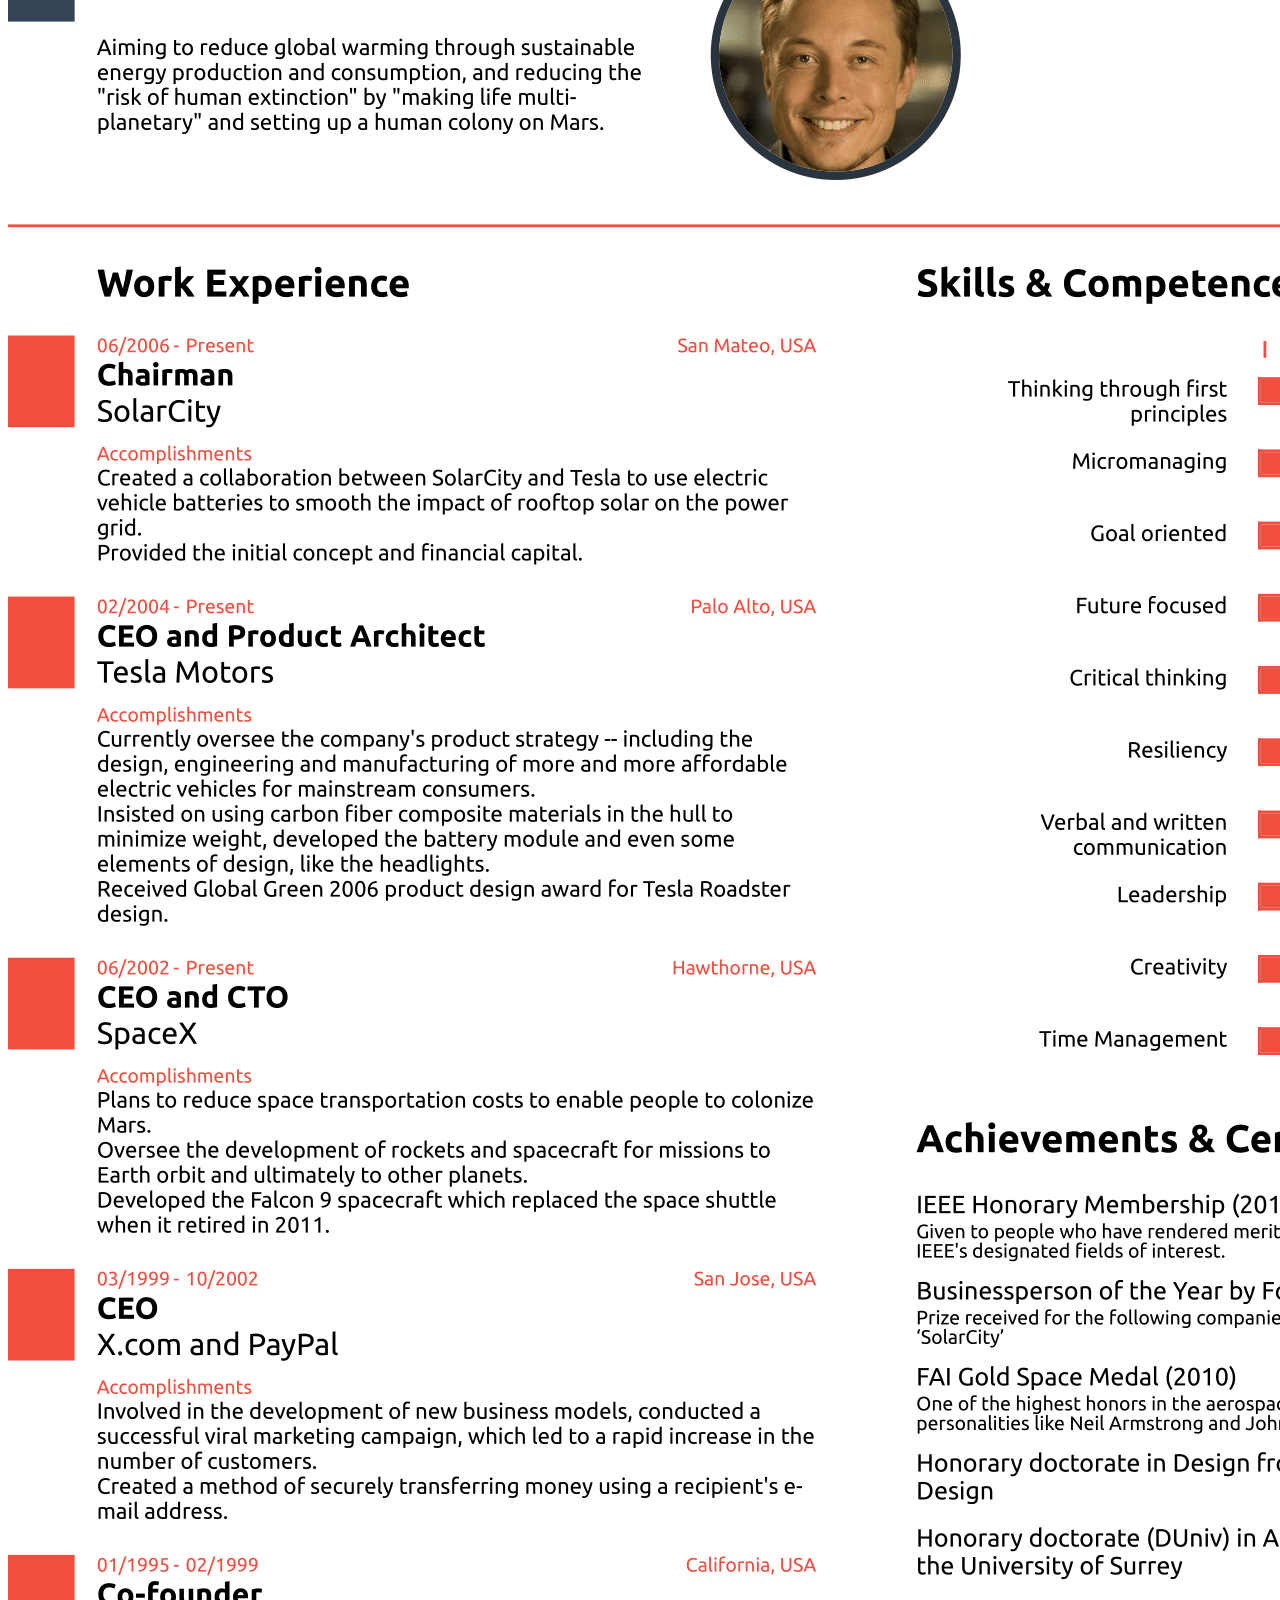
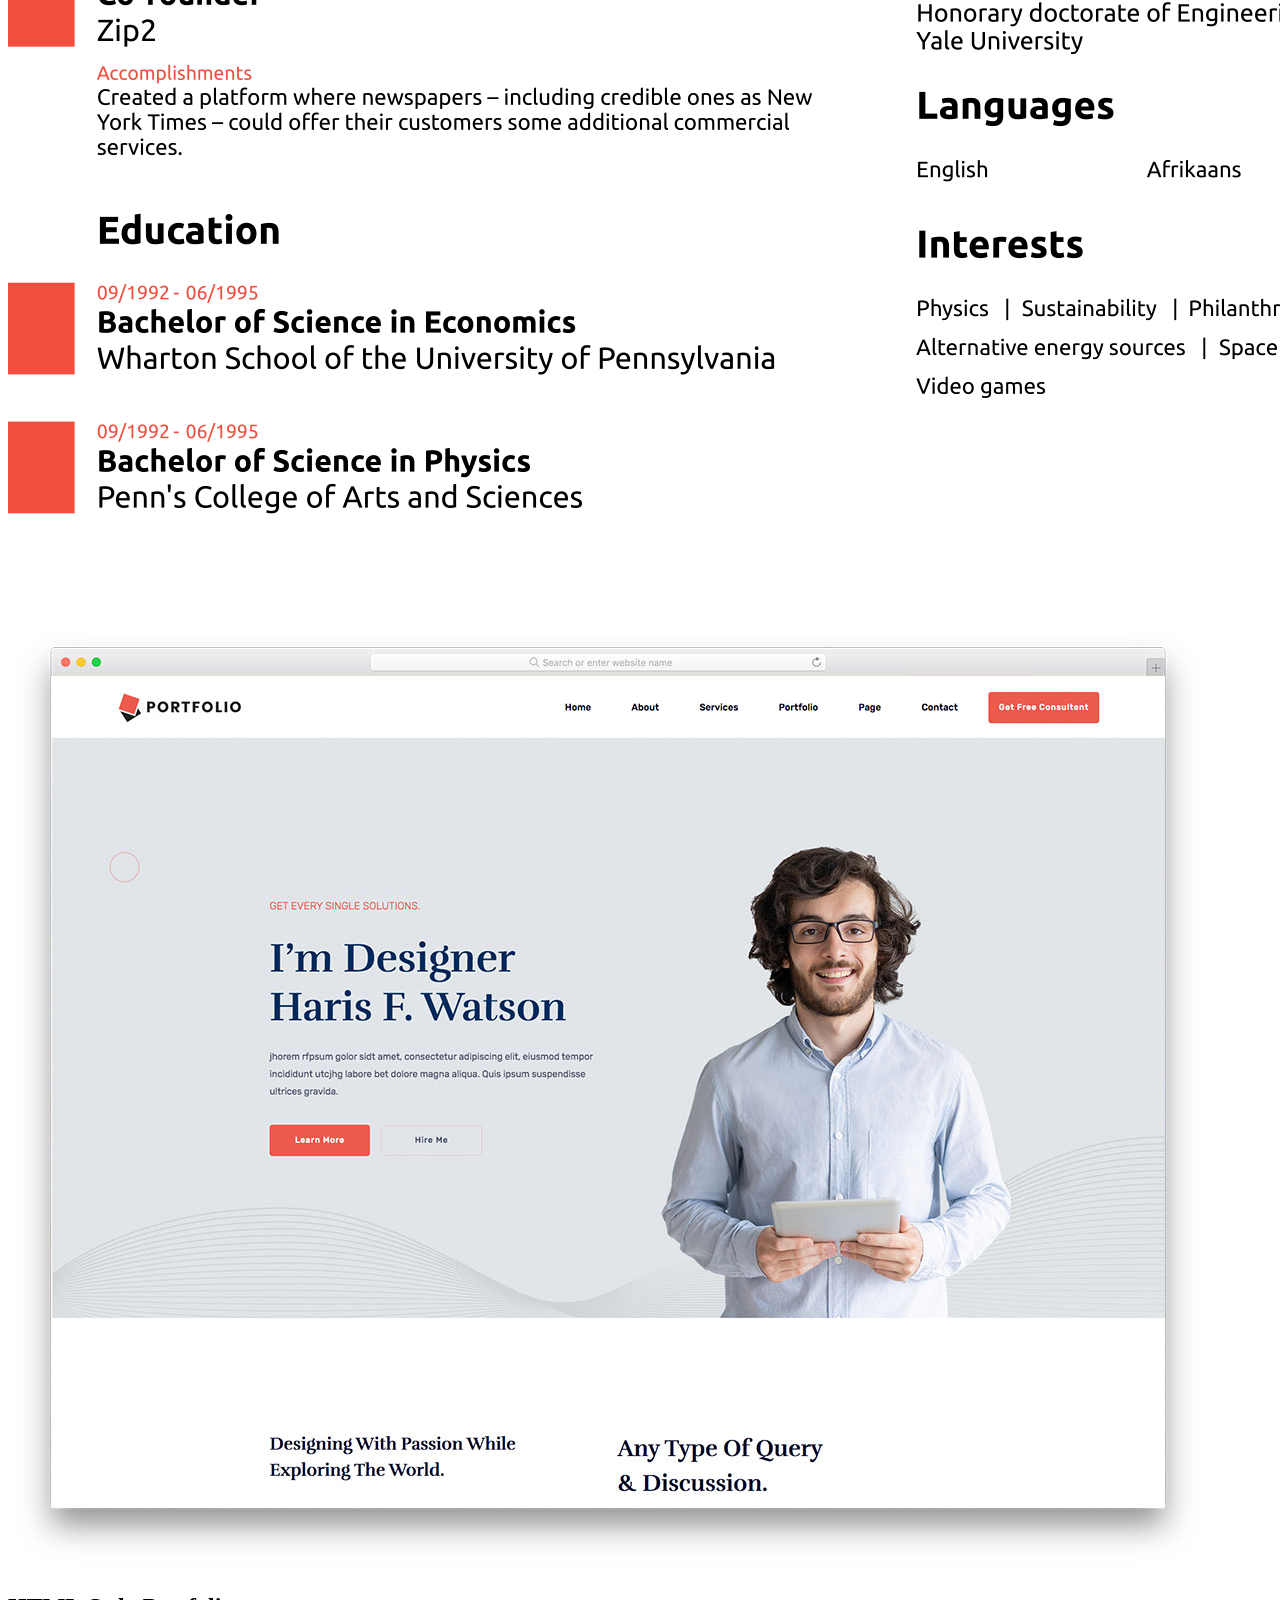
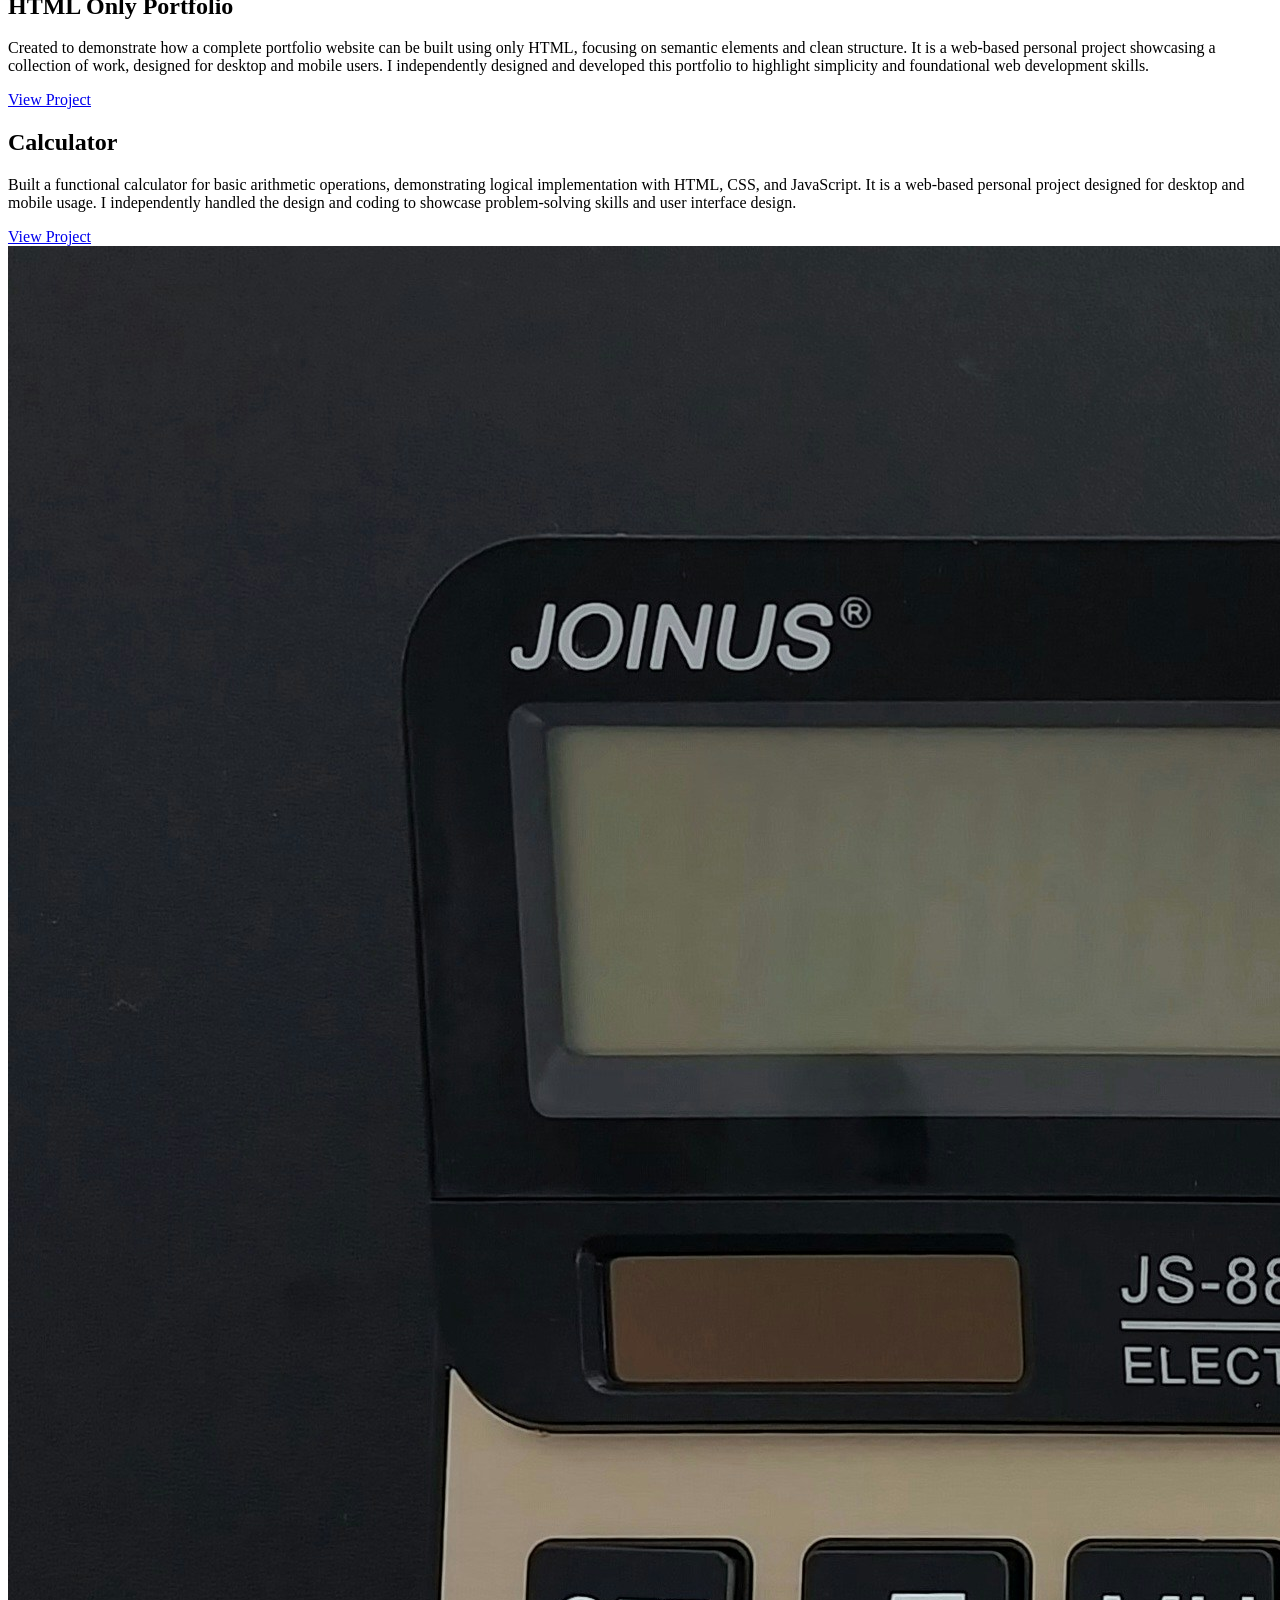
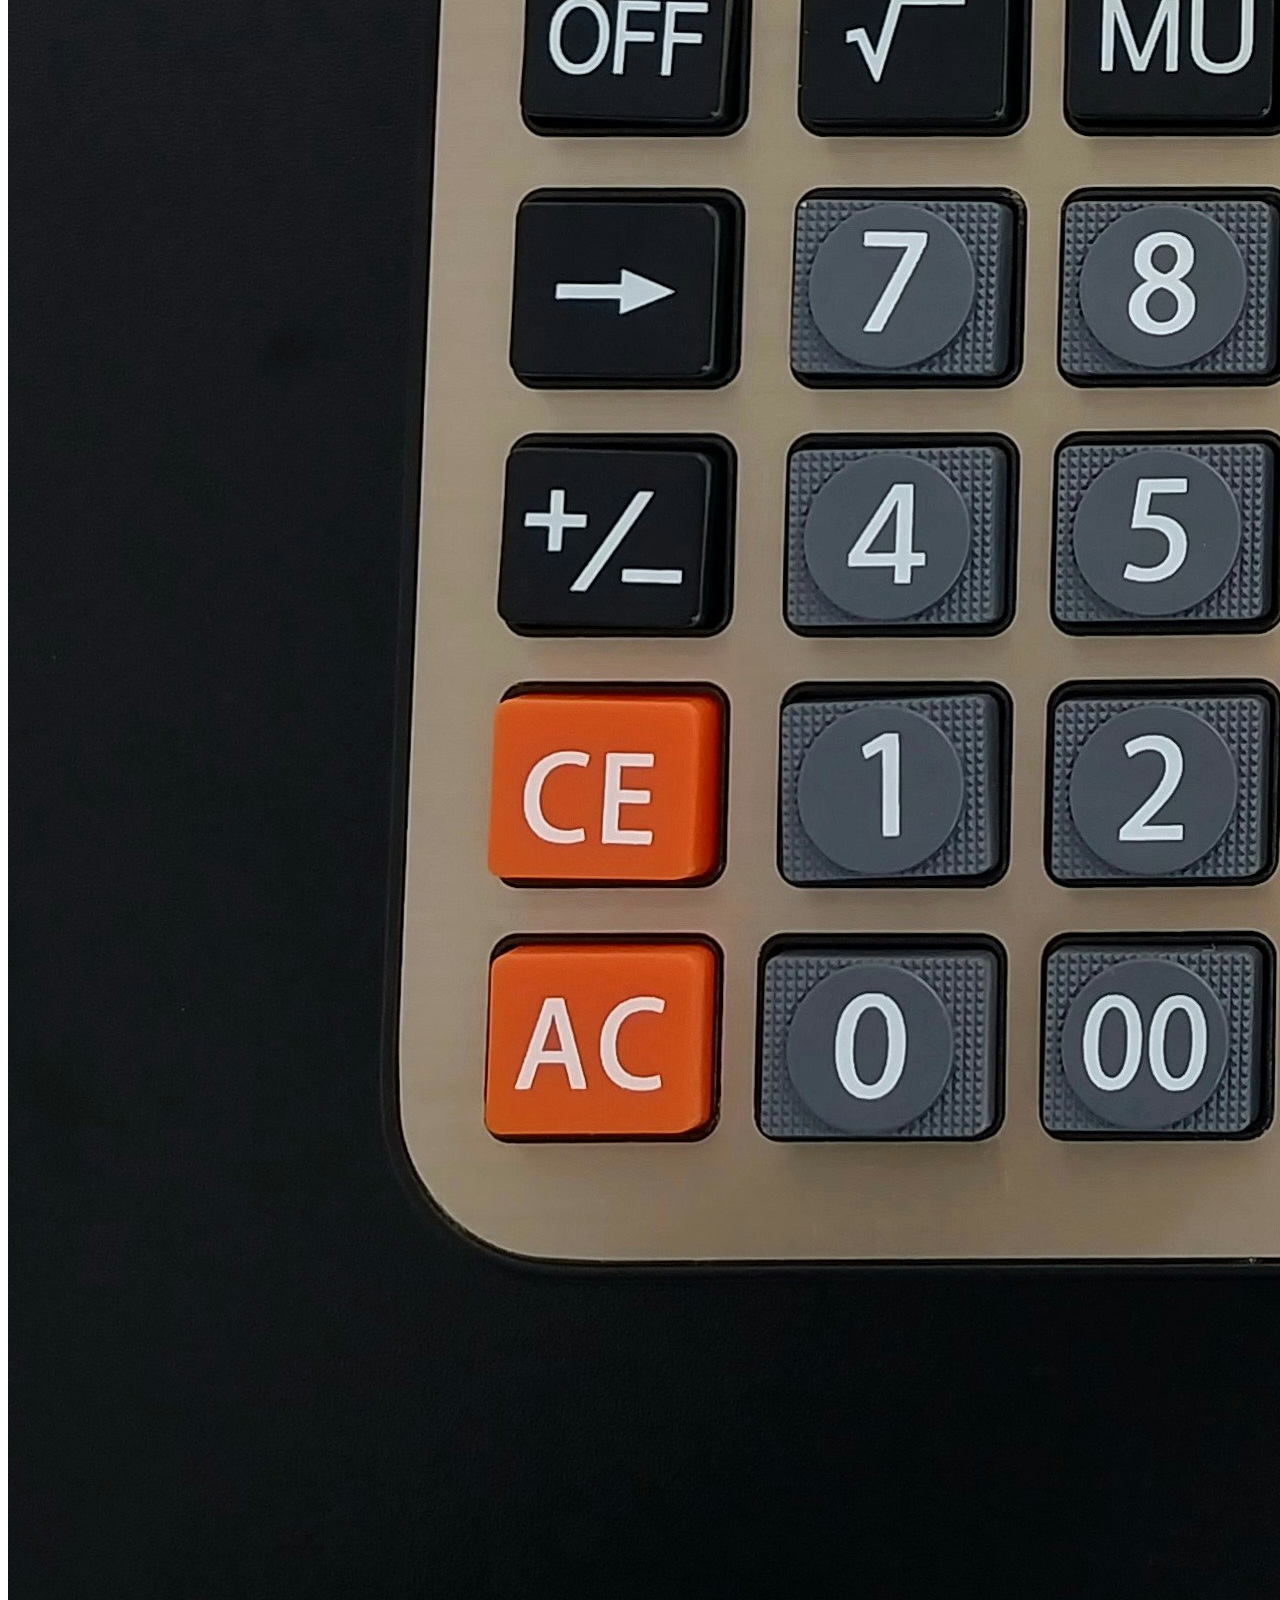
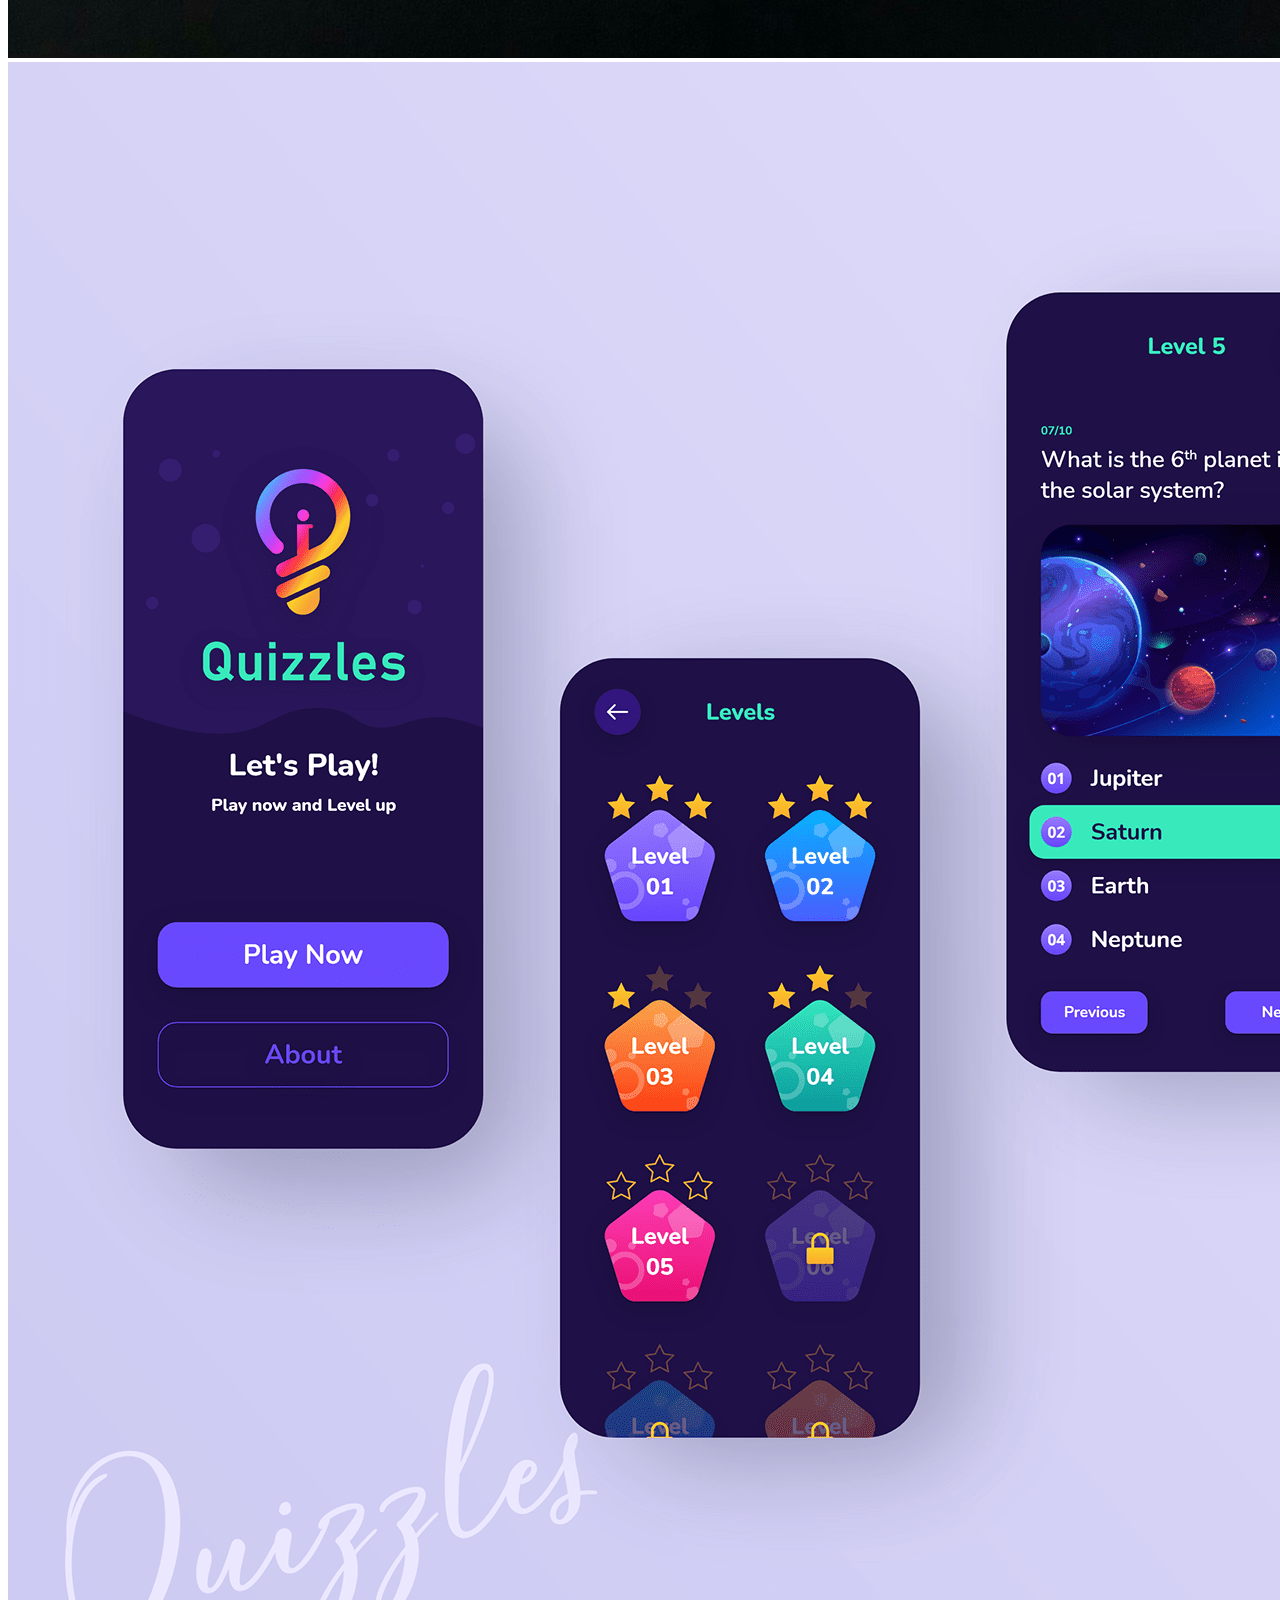
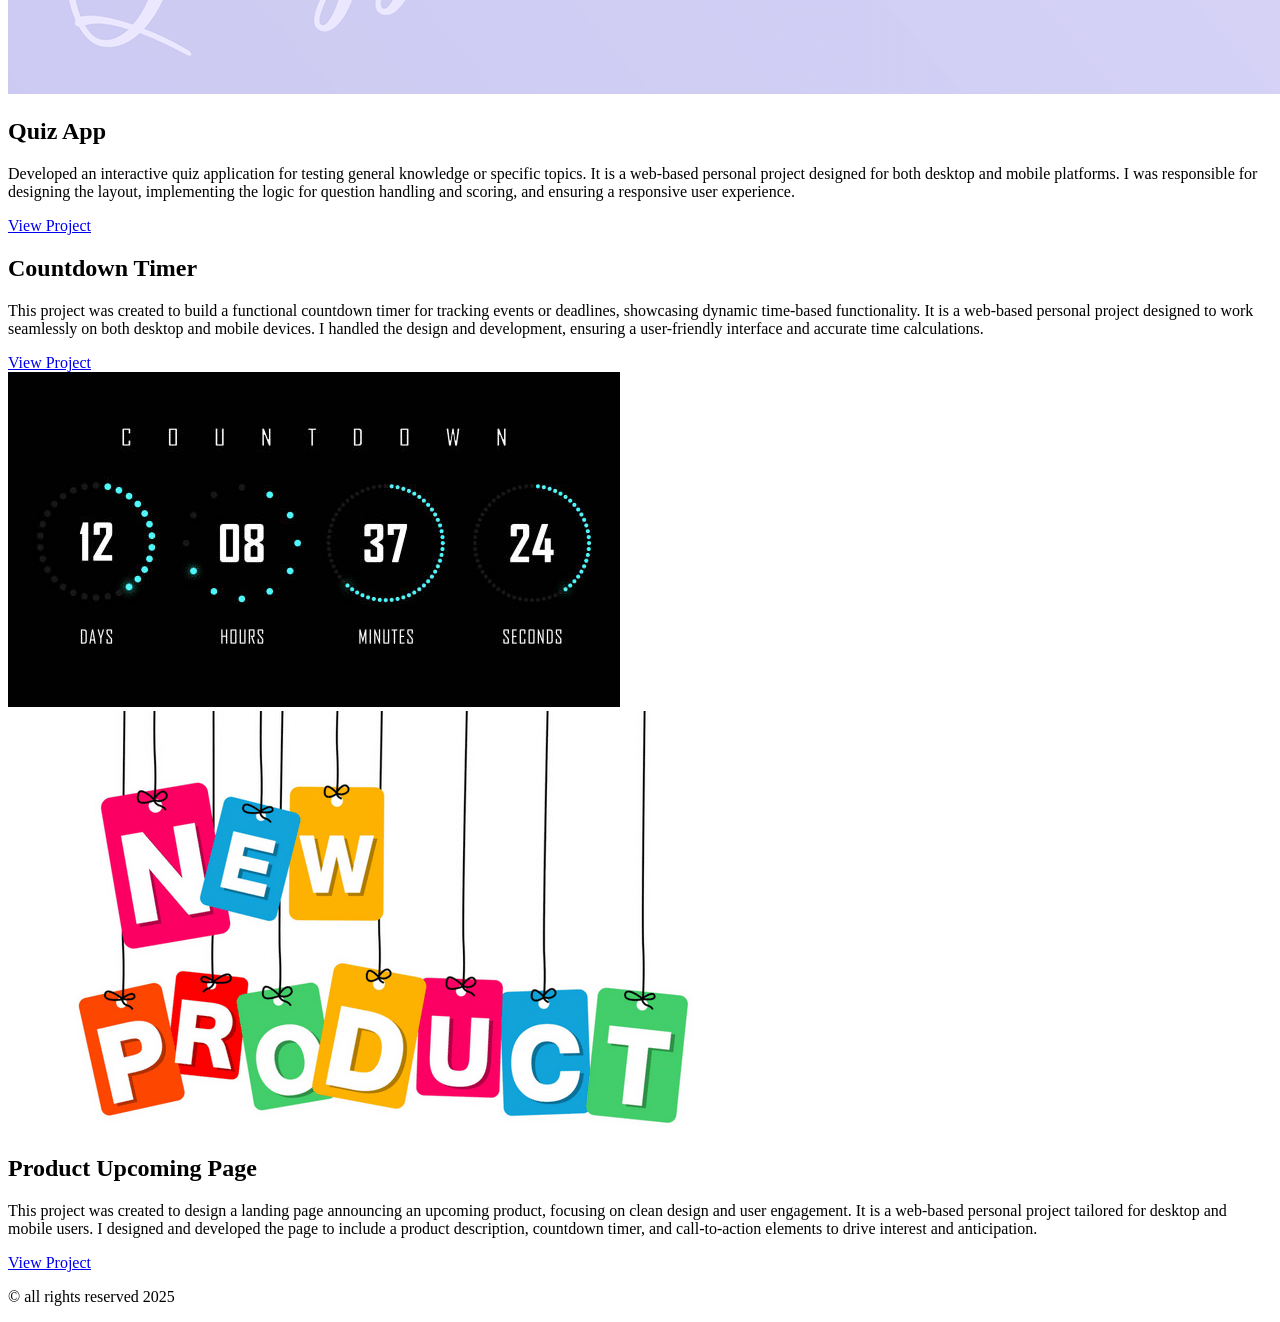
<file: Frontend Projects/Basic HTML Website/projects.html>
<!DOCTYPE html>
<html lang="en">
<head>
    <meta charset="UTF-8">
    <meta name="viewport" content="width=device-width, initial-scale=1.0">
    <meta name="description" content="Explore a curated list of web development projects showcasing creativity, problem-solving, and technical skills.">
    <meta name="keywords" content="web development projects, portfolio, HTML, CSS, JavaScript, projects showcase">
    <meta name="author" content="Ifram3">
    <title>Projects | Basic HTML Website</title>
</head>
<body>
    <header>
        <img src="images/Ifram3.jpg" alt="Ifram3 logo">
        <span>Ifram3</span>

        <nav>
            <ul>
                <li><a href="index.html" target="_self">Home</a></li>
                <li><a href="articles.html" target="_self">Articles</a></li>
                <li><a href="contact.html" target="_self">Contact</a></li>
            </ul>
        </nav>

        <h1>Welcome to My Projects</h1>
        <p>This page showcases a collection of projects I've built, 
        demonstrating my skills and creativity in web development. 
        Each project reflects my journey in learning and applying HTML, CSS,
        and other web technologies. Click on any project to learn more about
        its purpose and implementation.</p>
    </header>

    <main>
        <h2>Projects</h2>

        <section>
            <div>
                <h2>Single Page CV</h2>
                <P>This personal project showcases how to create a professional
                CV using only HTML, focusing on semantic structure and responsive
                design. It was built as a web-based project optimized for both
                desktop and mobile. I handled all aspects of design, development,
                and testing to ensure functionality and accessibility.</P>
                <a href="#" target="_blank">View Project</a>
            </div>

            <img src="images/elon-musk.png" alt="elon-musk">
        </section>

        <section>
            <img src="images/personalportfolio-free-template.jpeg" alt="personalportfolio-free-template">

            <div>
                <h2>HTML Only Portfolio</h2>
                <P>Created to demonstrate how a complete portfolio 
                website can be built using only HTML, focusing on semantic elements
                and clean structure. It is a web-based personal project showcasing
                a collection of work, designed for desktop and mobile users.
                I independently designed and developed this portfolio to highlight
                simplicity and foundational web development skills.</P>
                <a href="#" target="_blank">View Project</a>
            </div>
        </section>

        <section>
            <div>
                <h2>Calculator</h2>
                <P>Built a functional calculator
                for basic arithmetic operations, demonstrating logical implementation
                with HTML, CSS, and JavaScript. It is a web-based personal 
                project designed for desktop and mobile usage. I independently 
                handled the design and coding to showcase problem-solving skills 
                and user interface design.</P>
                <a href="#" target="_blank">View Project</a>
            </div>

            <img src="images/doston-nabotov-Hlbfm6J7VR8-unsplash.jpg" alt="a calculator sitting on top of a table">
        </section>

        <section>
            <img src="images/quizapp.png" alt="a quiz app ui design image from behance">

            <div>
                <h2>Quiz App</h2>
                <P>Developed an interactive quiz application 
                for testing general knowledge or specific topics. It is a web-based
                personal project designed for both desktop and mobile platforms.
                I was responsible for designing the layout, implementing the
                logic for question handling and scoring, and ensuring a responsive
                user experience.</P>
                <a href="#" target="_blank">View Project</a>
            </div>
        </section>

        <section>
            <div>
                <h2>Countdown Timer</h2>
                <P>This project was created to build a functional countdown timer
                for tracking events or deadlines, showcasing dynamic time-based functionality.
                It is a web-based personal project designed to work seamlessly on both desktop
                and mobile devices. I handled the design and development, ensuring a user-friendly
                interface and accurate time calculations.</P>
                <a href="#" target="_blank">View Project</a>
            </div>

            <img src="images/countdowntimer.jpg" alt="a countdown launch timer">
        </section>

        <section>
            <img src="images/newproduct.png" alt="an image stylishly announcing a new product"> 

            <div>
                <h2>Product Upcoming Page</h2>
                <P>This project was created to design a landing page announcing 
                an upcoming product, focusing on clean design and user engagement.
                It is a web-based personal project tailored for desktop and mobile
                users. I designed and developed the page to include a product
                description, countdown timer, and call-to-action elements to
                drive interest and anticipation.</P>
                <a href="#" target="_blank">View Project</a>
            </div>
        </section>
    </main>

    <footer>
        <p>&copy all rights reserved 2025</p>
    </footer>
</body>
</html>
</file>
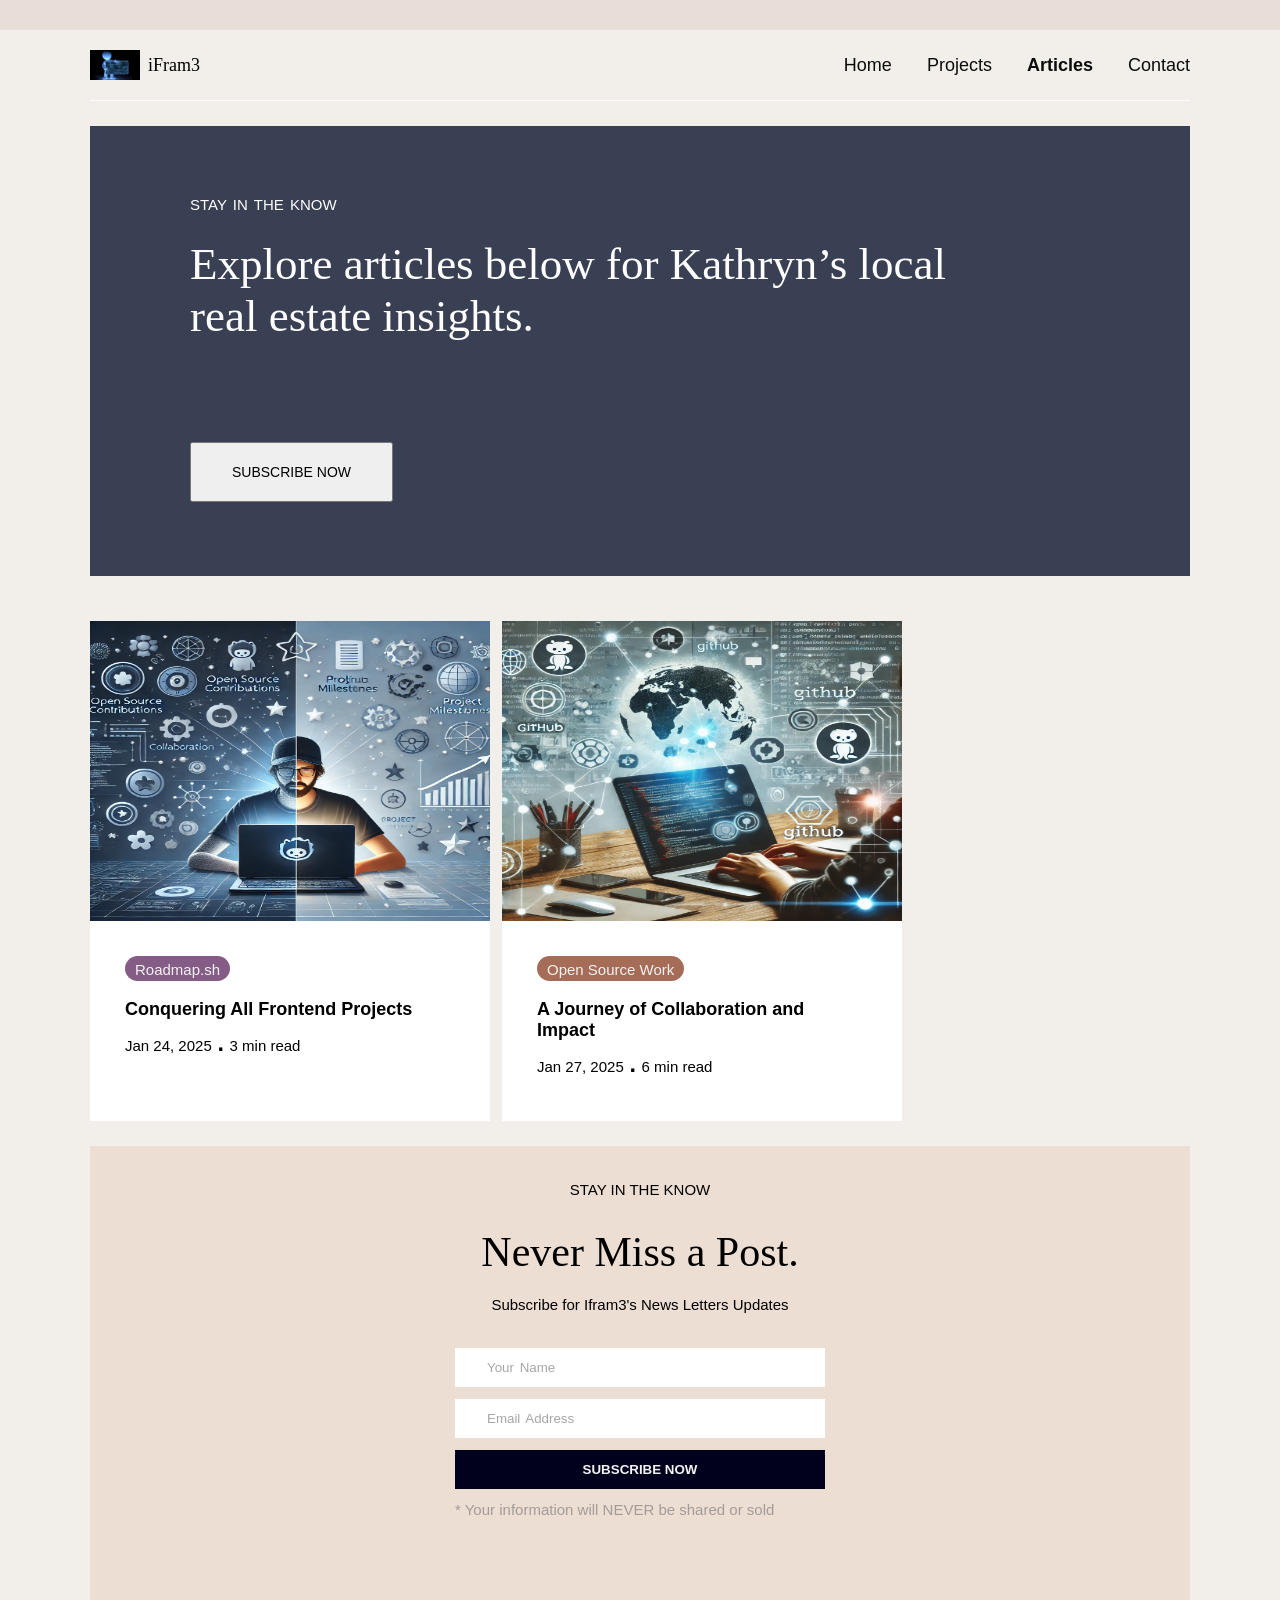
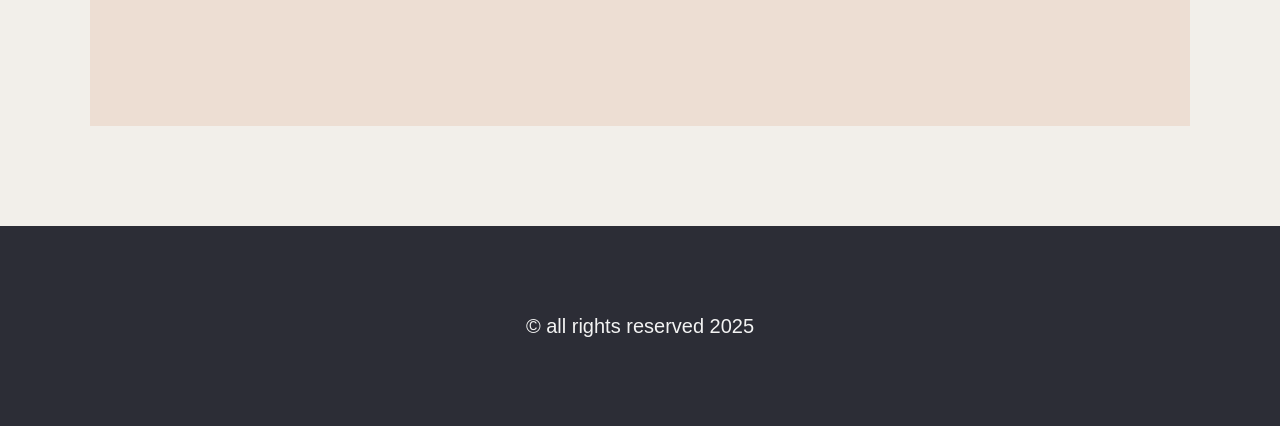
<file: Frontend Projects/Personal Portfolio/articles.html>
<!DOCTYPE html>
<html lang="en-US">
<head>
    <meta charset="UTF-8">
    <meta name="viewport" content="width=device-width, initial-scale=1.0">
    <meta name="keywords" content="open source, open source contributions, GitHub projects, frontend development, Roadmap.sh, programming, web development, personal projects, collaborative coding, GitHub stars, project milestones, software development" />
    <meta name="description" content="Explore insights into open-source contributions, including working on 50 projects and creating a personal project with 200 GitHub stars. Learn about solving frontend projects using Roadmap.sh and achieving milestones in software development." />
    <meta name="author" content="Ifram3">
    <title>Articles | Personal Portfolio</title>
    <link rel="icon" href="images/Ifram3.jpg" type="image/jpeg">
    <link rel="stylesheet" href="articles.css" type="text/css">
</head>
<body>
    <div class="believe"></div>
    <div class="hard">
        <header>
            <div class="everyday">
                <img src="images/Ifram3.jpg" alt="Ifram3 logo" style="width:50px;height:30px;">
                <div id="span">iFram3</div> 
            </div>

            <nav>
                <ul>
                    <li><a href="index.html" target="_self">Home</a></li>
                    <li><a href="projects.html" target="_self">Projects</a></li>
                    <li><a href="articles.html" target="_self" style="font-weight: 550;">Articles</a></li>
                    <li><a href="contact.html" target="_self">Contact</a></li>
                </ul>
            </nav>
        </header> 
        <hr />
        
        <main>
            <div class="thoughts">
                <div class="statement">
                    <p>STAY IN THE KNOW</p>
                    <h1>Explore articles below for Kathryn’s local <br> real estate insights.</h1>

                    <button>SUBSCRIBE NOW</button>
                </div>
            </div>

            <section>
                <article class="finance">
                    <img src="images/DALL·E 2024-11-26 10.10.36.webp" class="huge">
                    <div class="dui">
                        <p id="calories">Roadmap.sh</p>
                        <h4>Conquering All Frontend Projects</h4>
                        <p id="date">Jan 24, 2025 <span>.</span> 3 min read</p>
                    </div>
                </article>

                <article class="finance">
                    <img src="images/DALL·E 2024-11-26 10.11.55.webp" class="huge">
                    <div class="dui">
                        <p id="diets">Open Source Work</p>
                        <h4>A Journey of Collaboration and Impact</h4>
                        <p id="date">Jan 27, 2025 <span>.</span> 6 min read</p>
                    </div>
                </article> 
            </section>

            <div class="moon">
                <div class="house">
                    <p id="stay">STAY IN THE KNOW</p>
                    <h1 id="solve">Never Miss a Post.</h1>
                    <p id="news">Subscribe for Ifram3's News Letters Updates</p>
                    <form action="">
                        <input type="text" name="name" placeholder="Your Name"> 
                        <input type="email" name="email" placeholder="Email Address"> 
                        <input type="submit" value="SUBSCRIBE NOW" id="tested">
                        <p>* Your information will NEVER be shared or sold</p>
                    </form>
                </div>
            </div>
         </main> 
    </div> 

    <footer>
        <p>&copy all rights reserved 2025</p>
    </footer> 

</body>
</html>



































<!-- <h3>Roadmap.sh: Conquering All Frontend Projects</h3>
<p>Frontend development is a field that constantly evolves, requiring developers to keep 
pace with new trends, tools, and best practices. Among the numerous resources available to guide aspiring and 
experienced developers alike, Roadmap.sh stands out as a beacon of structured learning. 
It was through this comprehensive guide that I undertook and successfully solved a wide 
array of frontend projects, sharpening my skills and building confidence in my development journey.</p>

h4>Why Roadmap.sh?</h4>
<p>The allure of Roadmap.sh lies in its systematic approach to earning frontend development. 
It provides a visual path, from astering HTML and CSS fundamentals to diving deep into 
advanced concepts like state management and performance optimization. or someone looking 
to build real-world skills, the roadmap offers not just knowledge but practical project 
ideas that challenge reativity and problem-solving.</p>
                
<h4>My Journey Through Frontend Projects</h4>
<p>Embarking on this journey, I tackled projects that tested various aspects of frontend 
development:</p>
<ul>
    <li><p><strong>Static Websites</strong>: Starting with simple static pages, I focused 
    on semantic HTML and responsive CSS. Projects like a portfolio website and a product 
    landing page laid the foundation for understanding the structure and design of web pages.
    </p></li>

    <li><p><strong>Dynamic Applications</strong>: Using JavaScript, I built interactive 
    applications, including a calculator, quiz app, and countdown timer. These projects 
    deepened my understanding of DOM manipulation, event handling, and user interface 
    design.</p></li>

    <li><p><strong>API Integrations</strong>: One of the most exciting challenges was 
    building projects that consumed APIs. From weather apps to to-do lists synced with a 
    backend, these tasks honed my ability to fetch, parse, and display data effectively.</p>
    </li>
</ul>

<h4>Key Takeaways</h4>
<ul>
    <li><p><strong>Skill Growth</strong>: The diverse range of projects helped me grasp 
    essential frontend concepts, including responsive design, accessibility, and performance 
    optimization.</p></li>
                    
    <li><p><strong>Problem-solving</strong>: Each project posed unique challenges that 
    required creative solutions, reinforcing my ability to think critically and debug effectively.
    </p></li>
                    
    <li><p><strong>Portfolio Building</strong>: Completing these projects allowed me to compile
    a strong portfolio showcasing my frontend expertise.</p></li>
</ul>

<h4>The Road Ahead</h4>
<p>Completing the projects laid out by Roadmap.sh was a fulfilling milestone, but it's just 
the beginning. Frontend development is a continuous journey of learning and improvement. 
With the foundation built through these projects, I am now exploring advanced frameworks 
like React and Angular, as well as diving deeper into backend technologies for full-stack 
development.</p>

<h4>Conclusion</h4>
<p>Roadmap.sh has proven to be an invaluable resource in my frontend development journey. 
By solving all the projects it suggested, I not only gained technical skills but also 
developed the confidence to tackle real-world problems. For anyone looking to chart a clear
path in frontend development, I highly recommend following its guidance—it's a roadmap to
success.</p> -->


<!-- <h3>Open Source Work: A Journey of Collaboration and Impact</h3>
<p>Open source development has been a cornerstone of innovation in the tech world, fostering
collaboration and empowering developers to learn, share, and grow together. My journey into 
the open-source ecosystem has been both rewarding and transformative. Contributing to 50 
open-source projects and creating my own project, which earned 200 GitHub stars, has been 
a testament to the power of community-driven development.</p>

<h4>Why Open Source?</h4>
<p>Open source represents more than just publicly accessible code—it's a philosophy of 
transparency, collaboration, and shared growth. I was drawn to this world for the opportunity
to solve real-world problems while learning from seasoned developers. Each contribution, no
matter how small, felt like a step toward giving back to a community that had shaped my 
learning journey.</p>

<h4>Contributing to 50 Open-Source Projects</h4>
<p>Working on 50 different projects exposed me to a vast array of technologies, frameworks,
and development practices. My contributions spanned:</p>

<ul>
    <li><p><strong>Bug Fixes</strong>: Diagnosing and resolving issues in existing codebases,
    which sharpened my debugging skills.</p></li>
</ul>

<ul>
    <li><p><strong>Feature Additions</strong>:Implementing requested features while adhering
    to project guidelines and ensuring seamless integration.</p></li>
</ul>

<ul>
    <li><p><strong>Documentation</strong>: Improving or creating documentation to make 
    projects more accessible to newcomers.</p></li>
</ul>
<p>These contributions not only enriched my technical skills but also taught me how to 
navigate collaborative coding environments, communicate effectively, and respect diverse 
perspectives.</p>
            
<h4>Building My Own Open-Source Project</h4>

<p>While contributing to others' projects was fulfilling, creating my own open-source 
project was a monumental achievement. The project addressed a specific problem in web 
development, and the community's response was overwhelming—it received 200 GitHub stars, a 
milestone that validated the effort and thought I had poured into its creation</p>
            
<p>Highlights of the project:</p>
<ul>
    <li><p><strong>Idea and Execution</strong>: Identifying a gap in the tools available 
    and building a solution that developers found valuable.</p></li>

    <li><p><strong>Community Engagement</strong>: Responding to feedback, merging pull 
    requests, and collaborating with contributors to improve the project.</p></li>

    <li><p><strong>Impact</strong>: Seeing my project used in real-world applications 
    reinforced the importance of sharing ideas and solutions openly.</p></li>
</ul>

<h4>Key Takeaways</h4>
<ol>
    <li><p><strong>Collaboration is key</strong>: Open source thrives on teamwork, and 
    being part of this ecosystem taught me the importance of effective collaboration and 
    communication.</p></li>
</ol>

<ol>
    <li><p><strong>Continuous Learning</strong>: Each contribution and interaction with 
    maintainers and contributors expanded my knowledge and perspective.</p></li>
</ol>

<ol>
    <li><p><strong>Community Matters</strong>: The support and feedback from the open-source
    community motivated me to improve and innovate constantly.</p></li>
</ol>

<h4>Looking Ahead</h4>
<p>Open source has become an integral part of my development journey. While I celebrate 
these achievements, I'm inspired to contribute more meaningfully, mentor others in the 
community, and continue building tools that empower developers.</p>

<h4>Conclusion</h4>
<p>Contributing to 50 open-source projects and creating a project that gained 200 GitHub 
stars has been a remarkable chapter in my career. Open source is more than just code; it's
about building relationships, learning together, and making technology accessible to all. 
I'm excited to continue this journey, one pull request at a time.</p> -->
</file>
<file: Frontend Projects/Accessible Form UI/style.css>
* {
    margin: 0;
    box-sizing: border-box;
}

body {
    background-color: #ffffff;
}

.container {
    display: flex;
    justify-content: flex-start;
    gap: 50px;
    max-width: 800px;
    width: 100%;
    margin: 20px auto;
    padding: 40px 0px 40px 40px;
    font-family: Arial, Helvetica, sans-serif;
    border: 2px solid #000000;
    border-radius: 35px; 
}

.form-section {
    padding-left: 20px;
}

label, button {
    font-size: 1.4rem;
}

.input-field {
    width: 330px;
    margin: 10px auto 18px;
    padding: 20px 12px 14px;
    border: 2px solid #000000;
    border-radius: 8px;
}

.input-field:focus {
    background-color: #cecdcd;
}

::placeholder {
    font-size: 1.4rem;
    color: #cecdcd;
    letter-spacing: 0.8px;
}

.email-error {
    margin-bottom: 15px;
    padding: 20px 18px 14px;
    border: 2px solid #ff0000;
}

p{
    font-size: 1rem;
    color: #EB0000; 
}

.email-error::placeholder{
    color: #ff0000;
}

button.toggle-password {
    background: none;
    border: none;
    border-radius: 0;
    cursor: pointer;
    padding: 5px;
    width: 38px;
    position: relative;
    top: 6px;
    left: -48px;
}

button {
    width: 315px;
    color: #ffffff;
    background-color: #000000;
    margin-top: 12px;
    padding: 20px 20px;
    border-radius: 15px;
}

.profile-progress {
    display: flex;
    flex-direction: column;
    align-items: center;
    gap: 30px;
    margin-top: 10px;
}

.progress-steps {
    min-height: 350px;
    display: flex;
    flex-direction: column;
    background-color: #e6e5e5;
    padding: 30px;
    border-radius: 35px;
}

.progress-steps ul {
    display: flex;
    flex-direction: column;
    gap: 15px;
    margin: 0;
    padding: 0;
    list-style-type: none;
    font-size: 1.25rem;
}

#completed-step {
    color: #666666;
    text-decoration: line-through;
    text-decoration-thickness: 2px;
    text-decoration-color: #a5a5a5;
}
</file>
<file: Frontend Projects/Changelog Component/index.css>
* {
    box-sizing: border-box;
    margin: 0;
    padding: 0;
}

body {
    margin: 10px;
    font-family: "Roboto", serif;
    font-optical-sizing: auto;
    font-style: normal;
    font-variation-settings: "wdth" 100;
    border: 2px solid #000;
    border-radius: 25px;
}

.header-content {
    text-align: center;
    line-height: 1.8;
}

.header-content h1 {
    margin-top: 35px;
    font-size: 2.5rem;
    font-weight: 450;
    color: #2D3748;
}

.header-content p {
    margin-bottom: 25px;
    font-size: 0.94rem;
    color: #B0B0B0;
}

.changelog {
    display: flex;
    justify-content: center;
    gap: 40px;
    margin-left: 120px;
    /* border: 1px solid red; */
}

.timeline {
    display: flex;
    position: relative;
}

.timeline::before {
    content: "";
    position: absolute;
    left: 166px;
    width: 2px;
    height: 100%;
    background-color: #000;
}

.dates {
    display: flex;
    flex-direction: column;
    gap: 40px;
    margin: 43px 20px 60px 0;
    padding-right: 20px;
    color: #B0B0B0;
}

.progress-line {
    display: flex;
    flex-direction: column;
    gap: 45px;
}

.dot {
    width: 15px;
    height: 15px;
    background-color: #000;
    border-radius: 50%;
    position: relative;
    left: -48px;
    top: 41px;
}

.events {
    display: flex;
    flex-direction: column;
    gap: 40px;
    margin-top: 43px;
    font-size: 16px;
    position: relative;
    left: -70px;
}

footer {
    display: flex;
    justify-content: center;
}

button {
    background-color: #000;
    color: #FFF;
    margin: 30px 0;
    padding: 10px 30px;
    border-radius: 10px;
}
</file>
<file: Frontend Projects/Datepicker UI/style.css>
.calender-container {
    display: flex;
    flex-direction: column;
    align-items:center;
}

.date-input-wrapper {
    display: flex;
    justify-content: space-between;
    align-items: center;
    max-width: 12.5rem;
    width: 100%;
    margin: 1.25rem .63rem 0;
    border: 2px solid #000000;
}

.date-input-wrapper input {
    max-width: 6.25rem;
    width: 100%;
    padding: .5rem;
    border: none;
}

.checked {
    font-size: 1rem; 
    margin-right: .5rem;
}

.calender {
    max-width: 15.63rem;
    width: 100%;
    min-height: 20rem;
    margin: .5rem 0.63rem;
    font-weight: bold;
    border: 2px solid #000000;
    box-shadow: 0px 2px 12px 0px #a9a4a4;
    position: relative;
    left: 1.5rem;
}

.calender-header {
    display: flex;
    justify-content: space-between;
    padding: .5rem;
    background-color: #f5f5f5;
    border-bottom: 2px solid #d1caca;
}

.weekdays, .first-week, 
.second-week, .third-week, 
.last-week {
    display: flex;
    justify-content: space-around;
    margin-bottom: 1.25rem;
}

.weekdays {
    margin-top: 0.63rem;   
}

#first-day {
    display: flex;
    justify-content: flex-end;
    margin: 0 0.75rem 1.25rem;
}

.first-week {
    gap: .63rem;
    margin-left: .19rem;
    margin-right: .19rem;
}

.second-week {
    gap: .13rem;
    margin-left: .13rem;
}

#selected-day {
    margin-left: .31rem;
}

.third-week {
    gap: .13rem;
}

.last-week {
    justify-content: flex-start;
    gap: 1.25rem;
    margin-left: .56rem;
}
</file>
<file: Frontend Projects/Personal Portfolio/style.css>
:root {
    --primary-color: #778899; 
    --secondary-color: #0d92d5;
    --font-color: #000000;
    --bgcolor: #fbf7f7;
    --heading-color: #c1b7b7; 
    --nav-color: #eaefef;
}

[data-theme="dark"] {
    --primary-color: #778899;
    --secondary-color: #03DAC6;
    --font-color: #dfdbdb;
    --bgcolor: #121212;
    --heading-color: #cab7e1;
}

body {
    margin: 30px;
    color: var(--font-color);
    background-color: var(--bgcolor);
    font-family:'Trebuchet MS', 'Lucida Sans Unicode', 'Lucida Grande', 'Lucida Sans', Arial, sans-serif;
    font-weight: 540;
    font-size: 20px;
    border: 2px solid var(--font-color);
}

header {
    max-height: 300px;
    margin-top: 20px;
    border-bottom: 2px solid var(--font-color);
}

.whenIgrowup {
    display: flex;
    justify-content: space-between;
    flex-flow: row wrap;
}

.brand {
    display: flex;
    gap: 10px;
    margin-left: 30px ; 
}

.brand > img {
    width: 100%;
    max-width: 50px;
}

#span {
    align-self: center;
    font-weight: 550;
}

.whenIgrowup nav {
    display: flex;
}

nav ul{
    display: flex;
    gap: 10px; 
    list-style: none;
    margin: 0 10px 0 0;
    padding: 0;
    /* border: 1px solid red; */
}

li a {
    margin-right: 10px;
    color: var(--font-color);
    font-weight: 550;
    text-decoration: none;
}

nav li:not(:last-child)::after {
    content: "/";
} 

.hosanna {
    margin-right: 10px;
}

.refix {
    width: 100%;
    min-width: 60px;
    min-height: 34px;
    display: inline-block;
    position: relative;
    top: -6px;
}

.refix input {
    display: none;
}

.leelee {
    background-color: var(--font-color);
    border-radius: 36px;
    transition: .4s;
    position: absolute;
    left: 0;
    right: 0;
    top: 0;
    bottom: 0;  
}

.leelee::before {
    width: 25px;
    height: 25px;
    background-color: #FFF;
    content: "";
    border-radius: 50%;
    transition: .4s;
    position: absolute;
    left: 4px;
    top: 5px;
}

input:checked + .leelee {
    background-color: darkgrey;
}

input:checked + .leelee::before {
    transform: translateX(25px);
}

.title {
    display: flex;
    flex-direction: column;
    margin-top: 50px;
    line-height: 10px;
    text-align: center;
    /* border: 1px solid red; */
}

.title > h1 {
    font-size: 50px;
}

.title > h1, aside h3, 
.work-experience h3,
#work, .education h3,
.reviews h3,
footer {
    font-family: "Lacquer", serif;
    font-weight: 400;
    font-style: normal;
}

.title p {
    color: var(--primary-color);
    font-family: "Hind Mysuru", sans-serif;
    font-weight: 600;
    font-style: normal;
    font-size: 20px;
}

.main-upper {
    height: 450px;
    display: flex;
    border-bottom: 2px solid var(--font-color);
}

aside {
    min-width: 300px;
    display: flex;
    flex-direction: column;
    flex: 1;
    border-right: 2px solid var(--font-color);
}

aside h3 {
    padding-left: 30px;
}

nav p {
    margin-top: 0;
    padding-bottom: 10px;
    padding-left: 30px;
    border-bottom: 2px solid var(--font-color);
}

p a {
    padding: 10px 0;
    color: var(--font-color);
    text-decoration: none;
}

#product {
    border: none;
}

.work-experience {
    min-width: 500px;
    flex-flow: row wrap;
    flex: 3;
    border-right: 2px solid var(--font-color);
}

.work-experience h3 {
    margin-bottom: 35px;
    padding-left: 30px;
}

#roadmap {
    padding-bottom: 30px;
    padding-left: 30px;
    line-height: 13px;
    border-bottom: 2px solid var(--font-color);
}

#work {
    font-size: 15px;
}

#roadmap a {
    color: var(--secondary-color);
    font-size: 16px;
    text-decoration: none;
}

#opensource {
    padding-top: 5px;
    padding-left: 30px;
}

#made {
    margin-bottom: 10px;
}

#opensource a {
    color: var(--secondary-color);
    font-size: 16px;
    text-decoration: none;
}

.education {
    min-width: 400px;
    flex: 2;
    padding-left: 30px;
}

#courses {
    margin-top: 25px;
}

.education ul {
    padding: 0;
    list-style-type: none;
    line-height: 25px;
}

.education li::before {
    content: " - ";
}

.reviews {
    height: 300px;
    margin-left: 30px;
}

.review {
    display: flex;
    gap: 20px;
    padding: 0 20px;
}

.cementcity {
    padding: 0 15px;
    border-radius: 40px;
    border: 2px solid var(--font-color);
}

.staff {
    color: var(--heading-color);
}

footer {
    height: 80px;
    text-align: center;
}    





@media screen and (min-width: 768px) {
    .main-upper {
        height: 575px;
    }

    aside,
    .work-experience {
        min-width: 190px;  
    }

    aside h3, nav p,
    .work-experience h3,
    #roadmap, #opensource, 
    .education {
        padding-left: 15px;
    }

    #solve {
        line-height: 20px;
    }

    .education {
        min-width: 265px;
        padding-right: 5px;
    }  
}

@media screen and (min-width: 992px) {
    .main-upper {
        height: 450px;
    }

    aside {
        min-width: 220px;
    }

    .education {
        min-width: 300px;
    }   
}

@media screen and (max-width: 600px) {
    [data-theme="dark"] #roadmap, 
    [data-theme="dark"] #opensource, 
    [data-theme="dark"] aside nav {
        --nav-color: #121212;
    }
        
    header {
        height: 260px;
    }

    .whenIgrowup {
        flex-direction: column;
        align-items: center;
        gap: 30px;
        position: relative;
    }

    .brand {
        flex-direction: column;
    }

    #span {
        position: relative;
        right: 5px;
        top: 5px;
    }
    
    .hosanna {
        position: absolute;
        top: 10px;
        right: -5px;
    }

    .leelee {
        width: 45px;
        height: 30px;
    }

    .leelee::before {
        width: 20px;
        height: 20px;
    }

    input:checked + .leelee::before {
        transform: translateX(19px);
    }

    nav ul {
        flex-wrap: wrap;
        padding-left: 20px;
        gap: 5px;
    }

    li a {
        margin-right: 5px;
    }
    
    .title {
        margin-top: 30px; 
        line-height: 2px; 
    }

    .title h1 {
        font-size: 25px;
    }

    .title h1, .title p,
    aside, .work-experience,
    .education {
        min-width: 100px;
    }

    .title p {
        font-size: 15px;
    }

    .main-upper {
        width: 100%;
        height: 100%;
        flex-direction: column;
    }

    aside {
        text-align: center;
        border-right: none; 
    }

    aside, aside h3,
    .work-experience h3,
    #opensource {
        border-bottom: 2px solid var(--font-color);
    }

    aside h3 {
        margin: 0;
        padding-top: 20px;
        padding-bottom: 20px;
    }

    aside nav {
        margin-top: 0;
        margin-bottom: 0;
        padding-top: 15px;
    }

    aside nav,
    #roadmap,
    #opensource {
        background-color: var(--nav-color);
    }

    .work-experience {
        border-right: none;
    }

    .work-experience h3 {
        margin-top: 0;
        margin-bottom: 0;
        padding: 15px 0;
        background-color: var(--bgcolor);
        font-size: 20px;
        text-align: center;
    }

    #roadmap {
        padding-top: 15px;
    }

    #opensource {
        padding-top: 10px;
        padding-bottom: 30px;
    }

    .education h3 {
        padding-bottom: 10px;
        font-size: 20px;
        text-align: center;
    }

    #courses {
        margin-top: 0px;
        margin-bottom: 0px;
    }

    .reviews {
        max-height: 920px; 
        min-width: 100px;   
        margin-left: 0;
    }

    .reviews h3 {
        padding-left: 30px;
        font-size: 20px;
    }

    .review {
        flex-direction: column;
        margin-right: 10px;
        padding: 0 20px 0 30px;
    }

    .hide {
        display: none;
    }

    .cementcity {
        margin: 0;
        padding: 0 30px;
    }

    footer {
        min-width: 100px;
        min-height: 50px;
        font-size: 20px;
        /* background-color: red; */
    }    
}

@media screen and (min-width: 412px) and (max-width: 431px) {
    nav ul {
        flex-wrap: nowrap;
        gap: 5px;
        margin-left: -14px;
    }

    #roadmap, #opensource,
    .education, .reviews h3 {
        padding-left: 20px;
    }

    .education {
        padding-right: 10px;
    }
}

@media screen and (max-width: 393px) {
    nav ul {
        margin-left: 20px;
    }

    aside {
        text-align: left;
    }

    aside h3, nav p,
    #roadmap, #opensource,
    .education, .reviews h3 {
        padding-left: 20px;
    }

    #roadmap {
        line-height: 20px;
    }

    .education {
        padding-right: 10px;
    }
}

@media screen and (max-width: 361px) {
    nav ul {
        margin-left: 50px;
    }

    aside {
        text-align: left;
    }

    aside h3, nav p,
    #roadmap, #opensource,
    .education, .reviews h3 {
        padding-left: 20px;
    }

    #roadmap, 
    #opensource,
    .education {
        padding-right: 10px;
    }
}

@media screen and (max-width: 320px) {
    nav ul {
        margin-left: 25px;
    }

    .title p {
        font-size: 12px;
    }

    aside {
        text-align: left;
    }

    aside h3,
    nav p {
        padding-left: 20px;
    }

    .reviews {
        min-height: 400px;
    }
}

@media screen and (max-width: 170px) {
    body {
        font-size: 10px;
    }
    
    header {
        height: 210px;
    }

    .whenIgrowup {
        align-items: flex-start; 
        gap: 8px; 
    }

    .brand {
        margin-left: 10px;
    }

    .brand > img {
        width: 35px;
    }

    #span {
        top: -5px;
        right: 1px;
    }

    .hosanna {
        top: 5px;
        right: -35px;
    }

    .leelee {
        width: 30px;
        height: 25px;
    }

    .leelee::before {
        width: 15px;
        height: 15px;
    }

    input:checked + .leelee::before {
        transform: translateX(9px);
    }

    nav ul {
        flex-direction: column;
        gap: 5px;
        margin-left: 0;
    }

    li a {
        gap: 10px;
        margin-left: -10px;
    }

    nav li:not(:last-child)::after {
        content: "";
    }

    .title {
        margin-top: 5px;  
        margin-left: 10px;
        text-align: left;
    }

    .title h1 {
        min-width: 100px;
        margin-bottom: -3px;
        font-size: 15px;
        line-height: 18px;
    }

    .title p {
        min-width: 100px;
        font-size: 8px;
        line-height: 10px;
    }

    aside {
        margin: 0;
        text-align: left;
    }

    aside h3{
        margin: 0 0.8px 0 0;
        padding: 10px 0 10px 8px;
    }

    aside nav {
        margin: 0 0.8px 0 0;
        padding: 10px 0;
    }

     nav p {
        padding-left: 8px;
    } 

    .work-experience h3 {
        margin: 0 0.8px 0 0;
        padding-left: 10px;
        font-size: 15px;
        text-align: left;
    }

    #roadmap, #opensource {
        margin: 0 0.8px 0 0;
        padding-left: 10px;
        text-align: left;
    }

    #work {
        margin-top: 0;
        margin-bottom: 0;
    }

    #solve {
        line-height: 12px;
    }

    #roadmap a, #opensource a {
        margin-top: 10px;
        line-height: 5px;
        font-size: 10px;
    }

    .education {
        padding-left: 10px;   
    }

    .education h3 {
        margin-bottom: 0;
        padding-bottom: 0;
        font-size: 15px;
        text-align: left;
    }

    .education div {
        padding-right: 10px;
    }

    .education ul {
        line-height: 13px;
    }

    .reviews {
        min-width: 99px;
        max-height: 230px;
    }

    .reviews h3 {
        margin-left: 5px;
        padding-left: 5px;
        font-size: 15px;
    }

    .review {
        margin: 0 0 0 5px;
        padding: 0 10px 0 5px;
    }

    .cementcity {
        padding: 0 8px;
        border-radius: 20px; 
    }

    footer {
        max-height: 50px;
        font-size: 10px;
        /* background-color: red; */
    }  
}
</file>
<file: Frontend Projects/Simple Tabs/style.css>
:root {
    --size-2xs: 0.19rem;
    --size-xs: 0.94rem;
    --size-sm: 1.88rem;
}

body {
    height: 100dvh;
    display: flex;
    flex-direction: column;
    align-items: center;
    justify-content: center;
    font-size: 1.125rem;
    font-family: Arial, Helvetica, sans-serif;
    font-weight: 550;
    color: #232323;
}

.container {
    padding-block: 1.56rem;
    border: var(--size-2xs) solid black;
    border-radius: var(--size-xs);
}

section {
    width: 90%;
    margin-inline: auto;
    padding-block-end: 0.625rem;
}

ul {
    display: flex;
    gap: var(--size-sm);
    margin-block-start: 0;
    margin-block-end: var(--size-sm);
    padding-inline-start: 0;
    list-style: none;
    cursor: pointer;
}

li:not(:first-child) {
    color: grey;
}

.active {
    border-bottom: var(--size-2xs) solid black; 
    padding-bottom: 0.438rem;
}

p {
    max-width: 43.75rem;
    line-height: 1.5rem;
}

article {
    background-color: black;
    color: white;
    font-weight: 400;
    text-align: center;
    padding-block: 2.813rem;
    border-radius: var(--size-xs);
    margin-block-end: 1.375rem;
}

.tab-content:not(:first-child) {
    display: none;
}
</file>
<file: Frontend Projects/Testimonial Cards/style.css>
* {
    box-sizing: border-box;
    margin: 0;
    padding: 0;
}

main {
    display: flex;
    flex-direction: column;
    align-items: center;
    gap: 10px;
    margin: 10px;
    /* border: 1px solid red; */
}

.testimonial-section {
    display: flex;
    gap: 35px;
    width: 100%;
    max-width: 39.4em;
    font-size: 1.06rem;
}

.testimonial-card {
    display: flex;
    flex-direction: column;
    gap: 10px;
}

.testimonial-content {
    width: 100%;
    max-width: 18.4em;
    padding: 18px;
    background-color: #000;
    color: #FFF;
    line-height: 1.3;
    border-radius: 15px;
    position: relative;
}

/* new knowledge */
.testimonial-content::after {
    content: "";
    position: absolute;
    top: 100%;
    left: 10%;
    border-width: 10px;
    border-style: solid;
    border-color: #000 transparent transparent transparent;
}

.testimonial-content p {
    font-size: 1.09rem;
    line-height: 1.3;
}

#testimonial-highlight {
    margin-top: 20px;
}

.testimonial-author {
    display: flex;
    align-items: center;
    gap: 10px; 
    margin-top: 3px;
}

.testimonial-author img {
    border-radius: 50%;
    margin-left: 5px;
}

.testimonial-author p {
    font-size: 0.81rem;
    font-weight: 400;
    line-height: 1.4;
}

.testimonial-chat {
    display: flex;
    flex-direction: column;
    gap: 10px;
    width: 100%;
    max-width: 18.8em;
    padding: 20px 20px 15px 15px;
    border: 2px solid #000;
    border-radius: 15px;
}

.testimonial-chat > p {
    font-size: 1.12rem;
    line-height: 1.3;
}

.star-review {
    gap: 12px;
    margin-top: 10px;
}

.reviewer-image {
    border-radius: 15px;  
}

.review-stars {
    width: 100%;
    max-width: 24em;
    padding: 30px;
    color: #FFF;
    background-color: #000;
    border-radius: 15px;   
}

.review-stars .checked {
    color: #FFBA3B;
    font-size: 1.3rem;
}

.review-stars h3 {
    margin-top: 15px;
    margin-bottom: 8px;
    font-size: 1.6rem;
    letter-spacing: 0.06rem;
}

.review-stars h5 {
    margin-bottom: 16px;
    color: #808080;
    font-size: 1.06rem;
}

.review-stars p {
    font-size: 1.09rem;
    line-height: 1.5;
}

.testimonial-carousel{
    width: 100%;
    max-width: 42em;
    padding: 40px 50px;
    text-align: center;
    border: 2px solid #000;
    border-radius: 15px;
}

.testimonial-carousel p {
    font-size: 1.35rem;
    line-height: 1.3;
}

.carousel-controls {
    display: flex;
    justify-content: center;
    gap: 15px;
    margin-top: 40px;
    margin-bottom: 10px;
}

.carousel-controls img {
    border-radius: 50%;
}

.carousel-image {
    opacity: 40%;
}

.carousel-image, span {
    align-self: center;
}
</file>
<file: Frontend Projects/Tooltip UI/style.css>
* {
    margin: 0;
    box-sizing: border-box;
}

body {
    min-height: 100dvh;
    display: flex;
    align-items: center;
    justify-content: center;
    font-family: Arial, Helvetica, sans-serif;
    font-size: 25px;
}

 .main {
    width: 900px;
    height: 300px;
    display: flex;
    justify-content: flex-end;
    align-items: center;
    border-radius: 15px;
    border: 3px solid black;
}

.nav ul {
    display: flex;
    gap: 60px;
    list-style-type: none;
    margin-right: 100px;
}

li {
    position: relative;
    cursor: pointer;
}

.tooltip {
    visibility: hidden;
    position: absolute;
    top: -90px;
    left: -100px;
    padding: 20px 25px;
    background-color: black;
    color: white;
    font-size: 22px;
    border-radius: 15px;
    opacity: 0;
    transition: opacity ease 3s;
}

.tooltip::after {
    content: "";
    position: absolute;
    top: 100%;
    left: 40%;
    border-width: 15px;
    border-style: solid;
    border-color: black transparent transparent;
}

li:hover .tooltip {
    visibility: visible;
    opacity: 1;
}

#tooltip1 {
    width: 280px;
}

#tooltip2 {
    width: 340px;
}

#tooltip3 {
    width: 235px;
}
</file>
<file: Frontend Projects/Personal Portfolio/articles.css>
* {
    box-sizing: border-box;
    margin: 0;
}

body {
    background-color: #f2efea;
    font-size: 18px;
    font-family:'Gill Sans', 'Gill Sans MT', Calibri, 'Trebuchet MS', sans-serif;
}

.believe {
    background-color: #e8ded7;
    height: 30px;
    margin: 0;
    padding: 0;
}

header {
    display: flex;
    justify-content: space-between;
    margin-top: 20px;
}

.everyday {
    display: flex;
    gap: 8px; 
    height: 30px;
    align-items: center;
}

#span {  
    font-family: "VT323", serif;
    font-weight: 400;
    font-style: normal;
} 

nav ul {
    display: flex;
    list-style: none;
    margin-top: 5px;
    gap: 35px;
} 

li a {
    text-decoration: none;
    color: #0d0c0c;
    font-weight: 500;
}

hr {
    height: 1px;
    border: 0;
    background-color: #fdfdfd;
    margin-top: 20px;
}

.thoughts {
    background-color: #394053;
    height: 450px;
    margin-top: 25px;
    color: #fdfdfd;
}

.statement {
    padding: 70px 100px;
    font-size: 15px;
}

.statement p {
    margin-bottom: 25px;
    word-spacing: 2px;
}

.statement h1 {
    font-size: 45px;
}

.statement h1,
#solve {
    font-family: serif;
    font-weight: 400;
}

button {
    margin-top: 100px;
    padding: 20px 40px;
    font-weight: 540;
    font-size: 14px;
}

section {
    margin-top: 45px;
    display: flex;
    gap: 12px;
}

.finance {
    width: 400px;
    background-color: white;
    height: 500px;
}

.huge {
    width: inherit;
    height: 300px;
}

.dui {
    padding: 10px 35px;
    margin-top: 20px;
}

#calories {
    background-color: #784b78e6;
}

#calories,
#diets {
    border-radius: 20px;
    color: #f3f3f3;
    padding: 5px 10px 3px 10px;
    font-size: 15px;
    display: inline-block;
}

#diets {
    background-color: #a56c57;
}

.dui h4 {
    margin-top: 18px;
    margin-bottom: 0;
}

#date{
    font-size: 15px;
    margin-top: 0;
}

span {
    font-size: 34px;
}

.moon {
    background-color: #edded3;
    height: 580px;
    margin-top: 25px;
    color: #fdfdfd;
    font-size: 15px;
} 

.house {
    color: #000000;
    display: flex;
    flex-direction: column;
    align-items: center;
}

#stay {
    margin-top: 35px;
    margin-bottom: 30px;
}

#solve {
    font-size: 42px;
}

#news {
    margin-top: 20px;
    margin-bottom: 35px;
}

form {
    display: flex;
    flex-direction: column;
    gap: 12px;
}

input {
    border: none;
    padding: 12px 32px;
    width: 370px;
}

::placeholder {
    color: rgba(131, 127, 127, 0.7);
    word-spacing: 2px;
}

#tested {
    background-color: #01011d;
    color: #f3f3f3;
    font-weight: 600;
}

form p {
    color:rgba(131, 127, 127, 0.7);
}

footer {
    background-color: #2c2d36;
    margin-top: 100px;
    color: #f3f3f3;
    font-size: 20px;
    height: 200px;
    display: flex;
    justify-content: center;
    align-items: center;
}





@media only screen and (max-width: 319px) {
    .hard {
        width: 150px;
        margin: auto;
    }

    header {
        flex-flow: column;
        gap: 10px;
    }

    .everyday {
        gap: 10px;
        justify-content: left;
    }

    nav ul {
        flex-direction: column;
        padding: 0;
        gap: 5px;
    }

    hr {
        margin-top: 10px;
    }

    .thoughts {
        height: 185px;
        margin-top: 15px;
    }

    .statement {
        padding: 10px 15px;
        font-size: 8px;
    }

    .statement p {
        margin-bottom: 10px;
    }

    .statement h1 {
        font-size: 15px;
    }

    button {
        margin-top: 25px;
        padding: 8px 10px;
        font-size: 8px;
    }

    section {
        flex-flow: column;
        margin-top: 15px;
    }

    .finance {
        width: 100px;
        height: 180px;
    }

    .huge {
        width: inherit;
        height: 80px;
    }

    .dui {
        padding: 0 10px;
        margin-top: 3px;
    }

    #calories {
        font-size: 10px;
        padding: 2px 5px 2px 5px;
    }

    #diets {
        font-size: 8px;
        padding: 2px 5px 2px 5px;
    }

    .dui h4 {
        margin-top: 5px;
        font-size: 10px;
    }

    #date{
        font-size: 7px;
        margin-top: 0;
    }

    span {
        font-size: 16px;
    }

    .moon {
        height: 200px;
        font-size: 8px;
    }

    #stay {
        margin-top: 10px;
        margin-bottom: 5px;
    }

    #solve {
        font-size: 15px;
    }

    #news {
        font-size: 5px;
        margin-top: 5px;
        margin-bottom: 15px;
    }

    form {
        gap: 5px;
    }

    input {
        padding: 5px 15px;
        width: 130px;
        font-size: 8px;
        margin: auto;
    }

    form p {
        font-size: 7px;
        margin: auto;
    }

    footer {
        height: 60px;
        margin-top: 30px;
        font-size: 10px;
    }
}

@media only screen and (min-width: 320px) and (max-width: 411px) {
    .hard {
        width: 310px;
        margin: auto;
    }

    header {
        flex-flow: column;
        gap: 20px;
    }

    .everyday {
        gap: 12px;
        justify-content: center;
    }

    nav ul {
        padding: 0;
        justify-content: center;
        gap: 15px;
    }

    .thoughts {
        height: 300px;
    }

    .statement {
        padding: 30px 20px;
        font-size: 12px;
    }

    .statement h1 {
        font-size: 25px;
    }

    button {
        margin-top: 50px;
        padding: 10px 20px;
        font-size: 12px;
    }

    section {
        flex-flow: column;
        margin-top: 30px;
    }

    .finance {
        width: 250px;
        height: 350px;
    }

    .huge {
        width: inherit;
        height: 170px;
    }

    .dui {
        padding: 0 20px;
        margin-top: 15px;
    }

    .moon {
        height: 350px;
        font-size: 12px;
    }

    #stay {
        margin-top: 15px;
        margin-bottom: 10px;
    }

    #solve {
        font-size: 25px;
    }

    #news {
        font-size: 9px;
        margin-top: 10px;
        margin-bottom: 25px;
    }

    form {
        gap: 8px;
    }

    input {
        padding: 10px 25px;
        width: 260px;
        font-size: 10px;
    }

    footer {
        height: 100px;
        margin-top: 50px;
    }
}

@media only screen and (min-width: 412px) and (max-width: 599px) {
    .hard {
        width: 400px;
        margin: auto;
    }

    header {
        flex-flow: column wrap;
        gap: 20px;
    }

    .everyday {
        gap: 12px;
        justify-content: center;
    }

    nav ul {
        padding: 0;
        justify-content: center;
        gap: 25px;
    }

    .thoughts {
        height: 550px;
    }

    .statement {
        padding: 50px 30px;
    }

    section {
        flex-flow: column wrap;
        margin-top: 30px;
    }

    .finance {
        width: 300px;
        height: 400px;
    }

    .huge {
        width: inherit;
        height: 200px;
    }

    .dui {
        padding: 0 20px;
        margin-top: 15px;
    }

    .moon {
        height: 500px;
    }

    #solve {
        font-size: 32px;
    }

    #news {
        font-size: 12px;
        margin-top: 15px;
        margin-bottom: 30px;
    }
    
    input {
        padding: 10px 25px;
        width: 350px;
    }

    footer {
        height: 150px;
        margin-top: 70px;
    }
}

@media only screen and (min-width: 600px) and (max-width: 767px) {
    .hard {
        width: 560px;
        margin: auto;
    }

    nav ul {
        gap: 15px;
    }

    .statement {
        padding: 30px 40px;
    }

    /* .statement h1 {
        font-size: px;
    } */

    section {
        margin-top: 30px;
        flex-direction: column;
    }
}

@media only screen and (min-width: 768px) and (max-width: 991px) {
   .hard {
        width: 750px;
        margin: auto;
   }

   .finance {
        width: 300px;
   }

   .huge {
        width: inherit;
   }
} 

@media only screen and (min-width: 992px) and (max-width: 1199px) {
    .hard {
        width: 970px;
        margin: auto;
    }
} 

@media only screen and (min-width: 1200px) {
    .hard {
        width: 1100px;
        margin: auto;
    }
}
</file>
